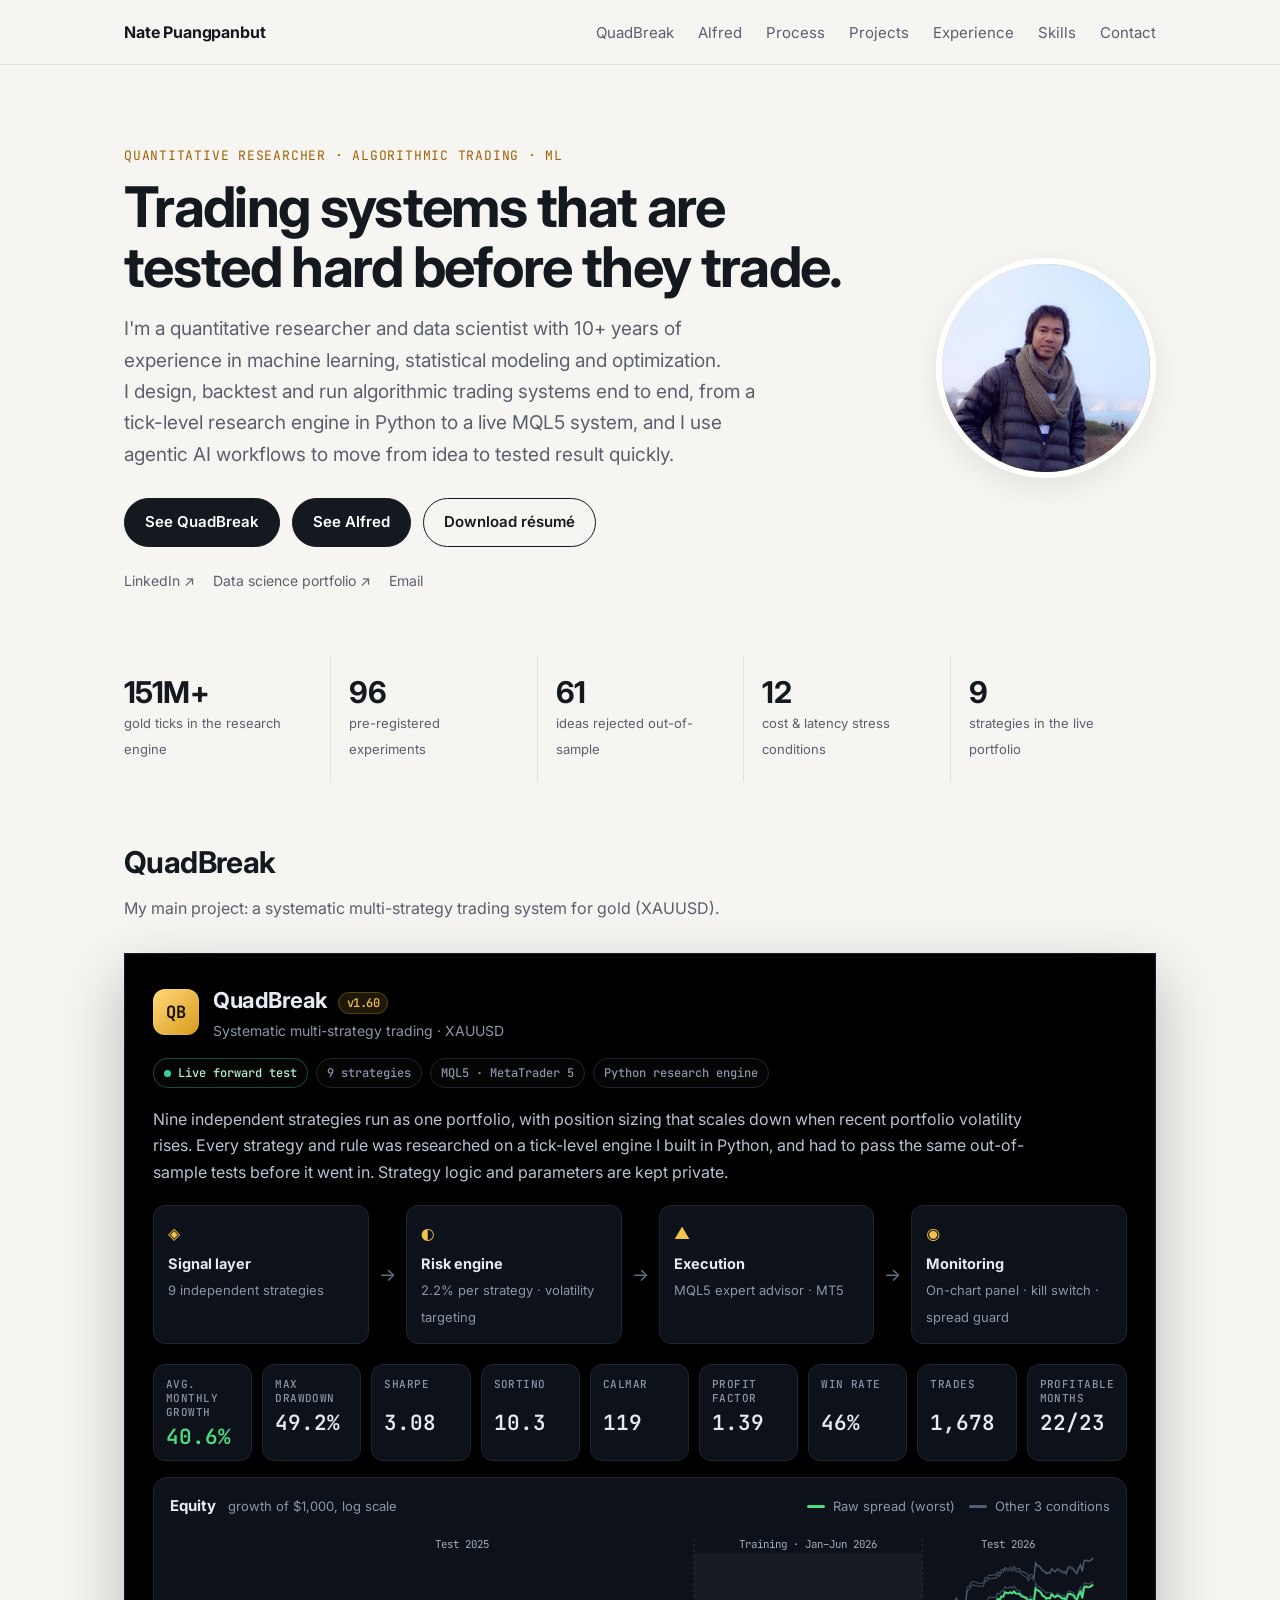
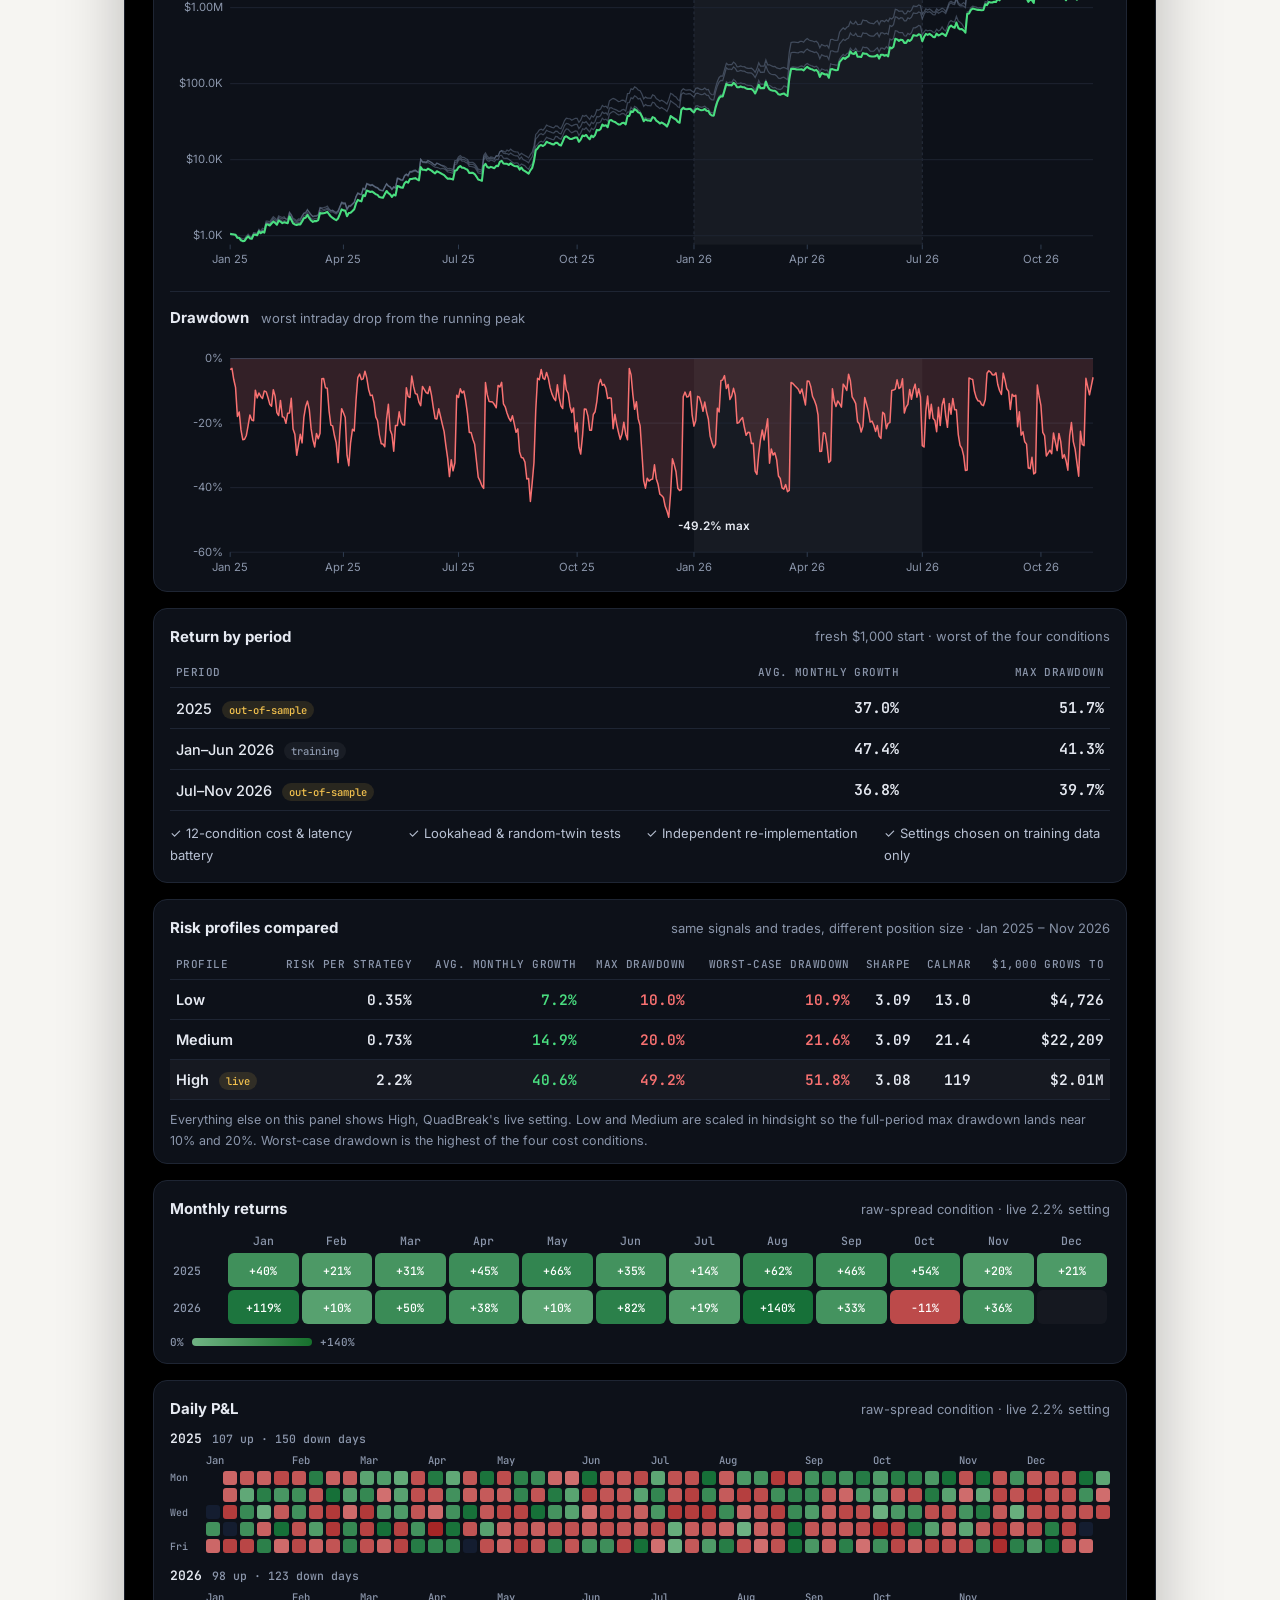
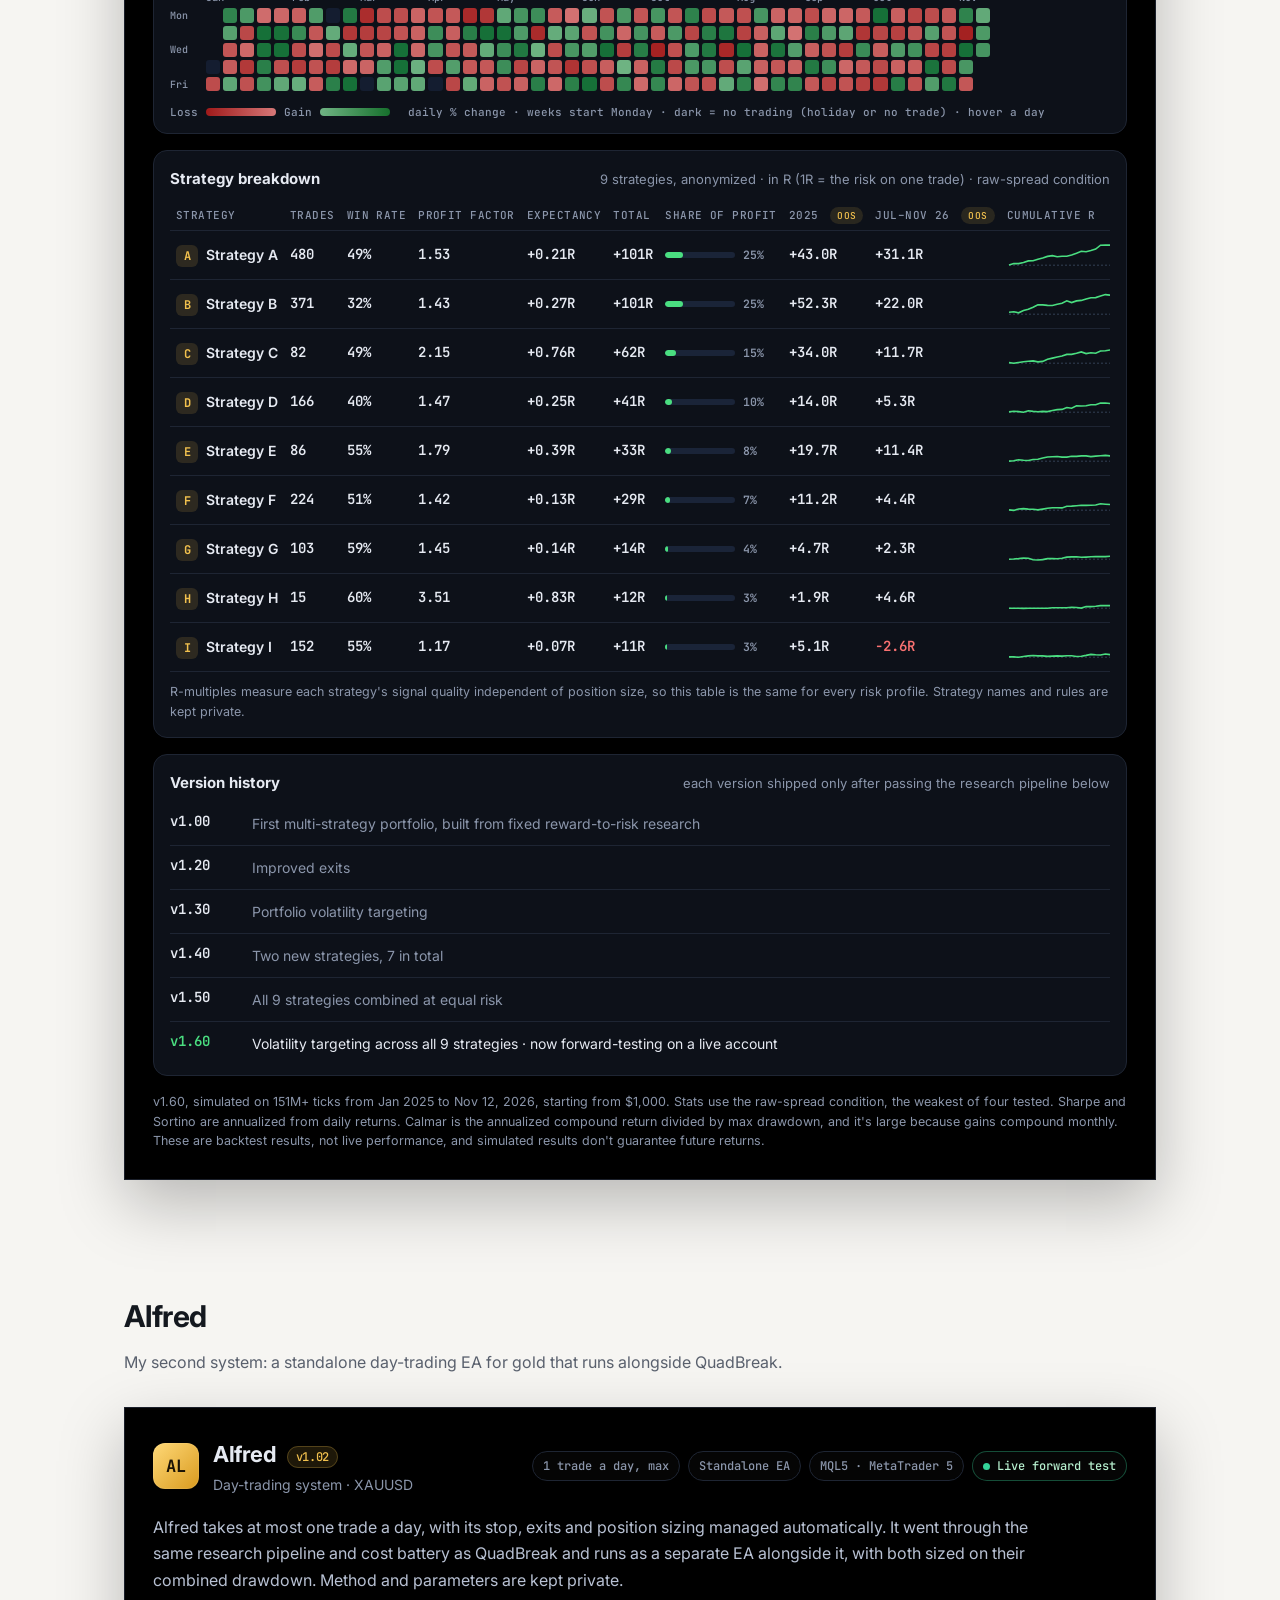
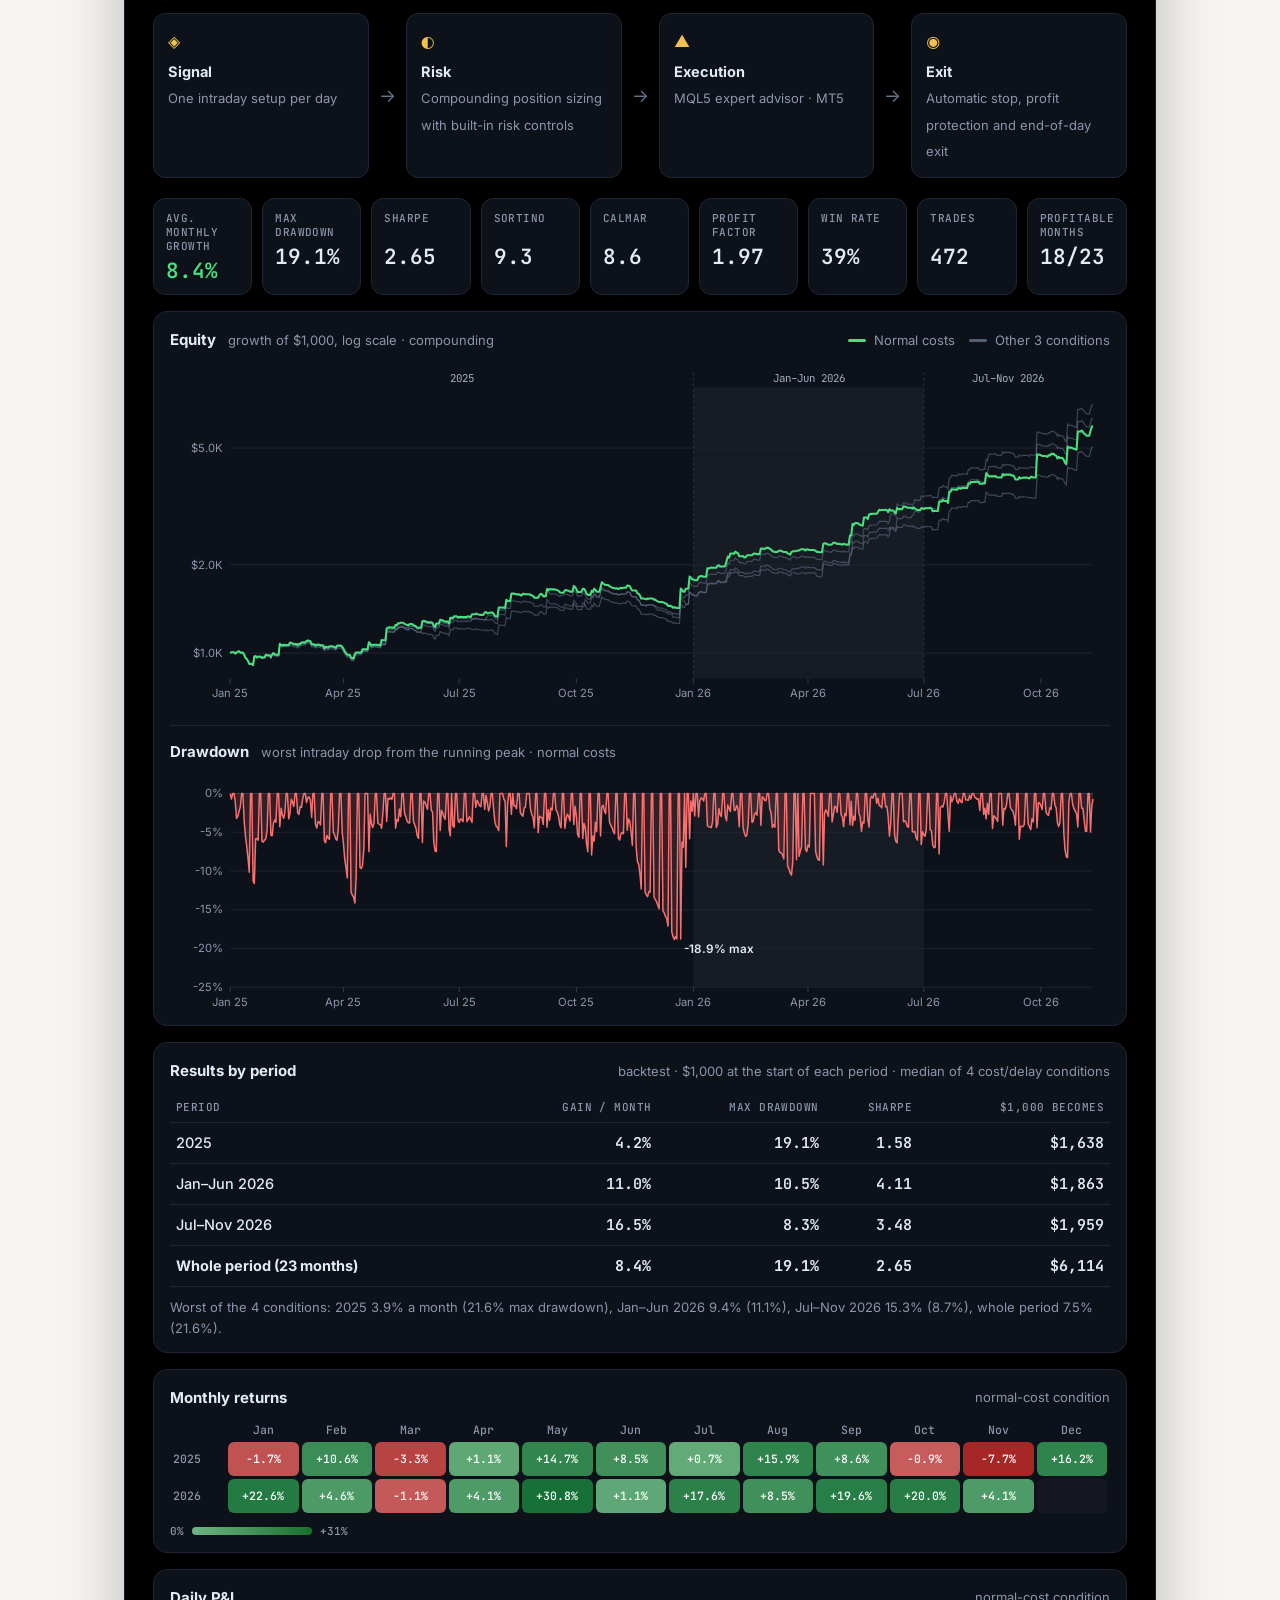
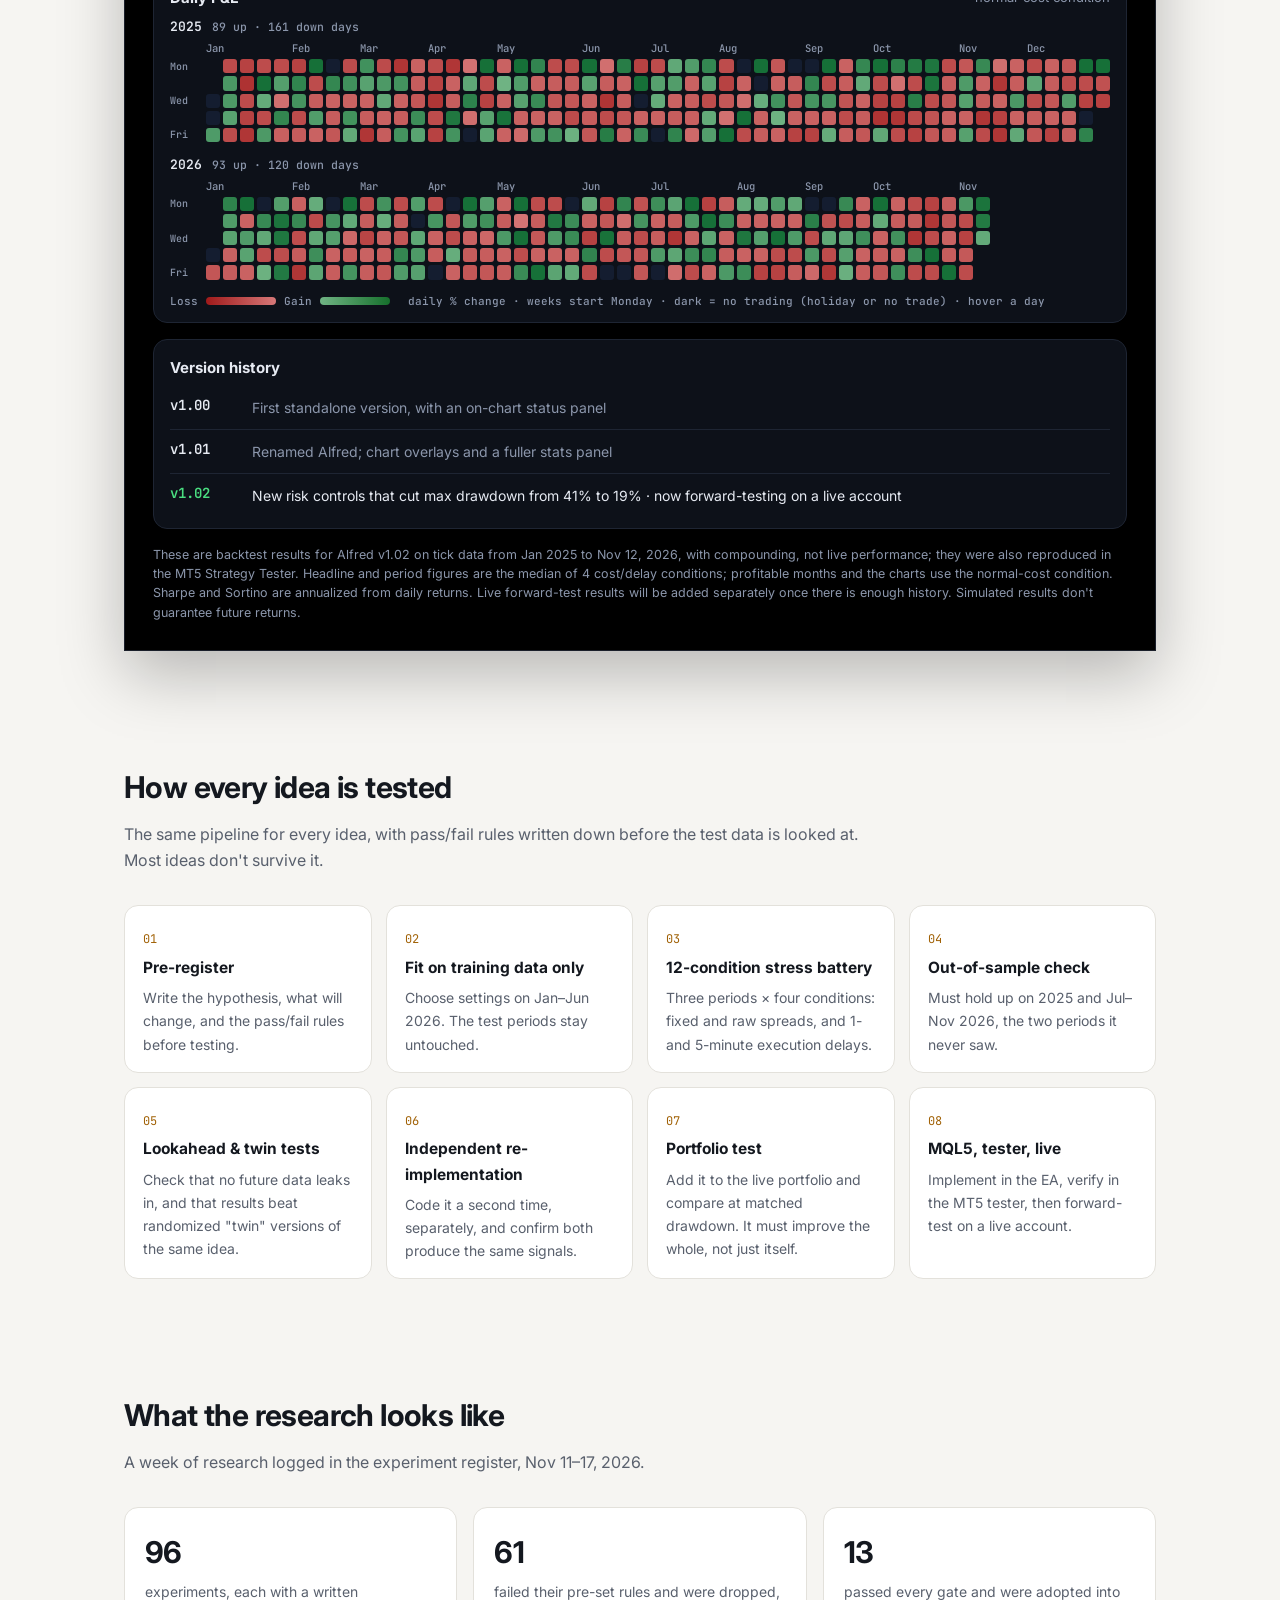
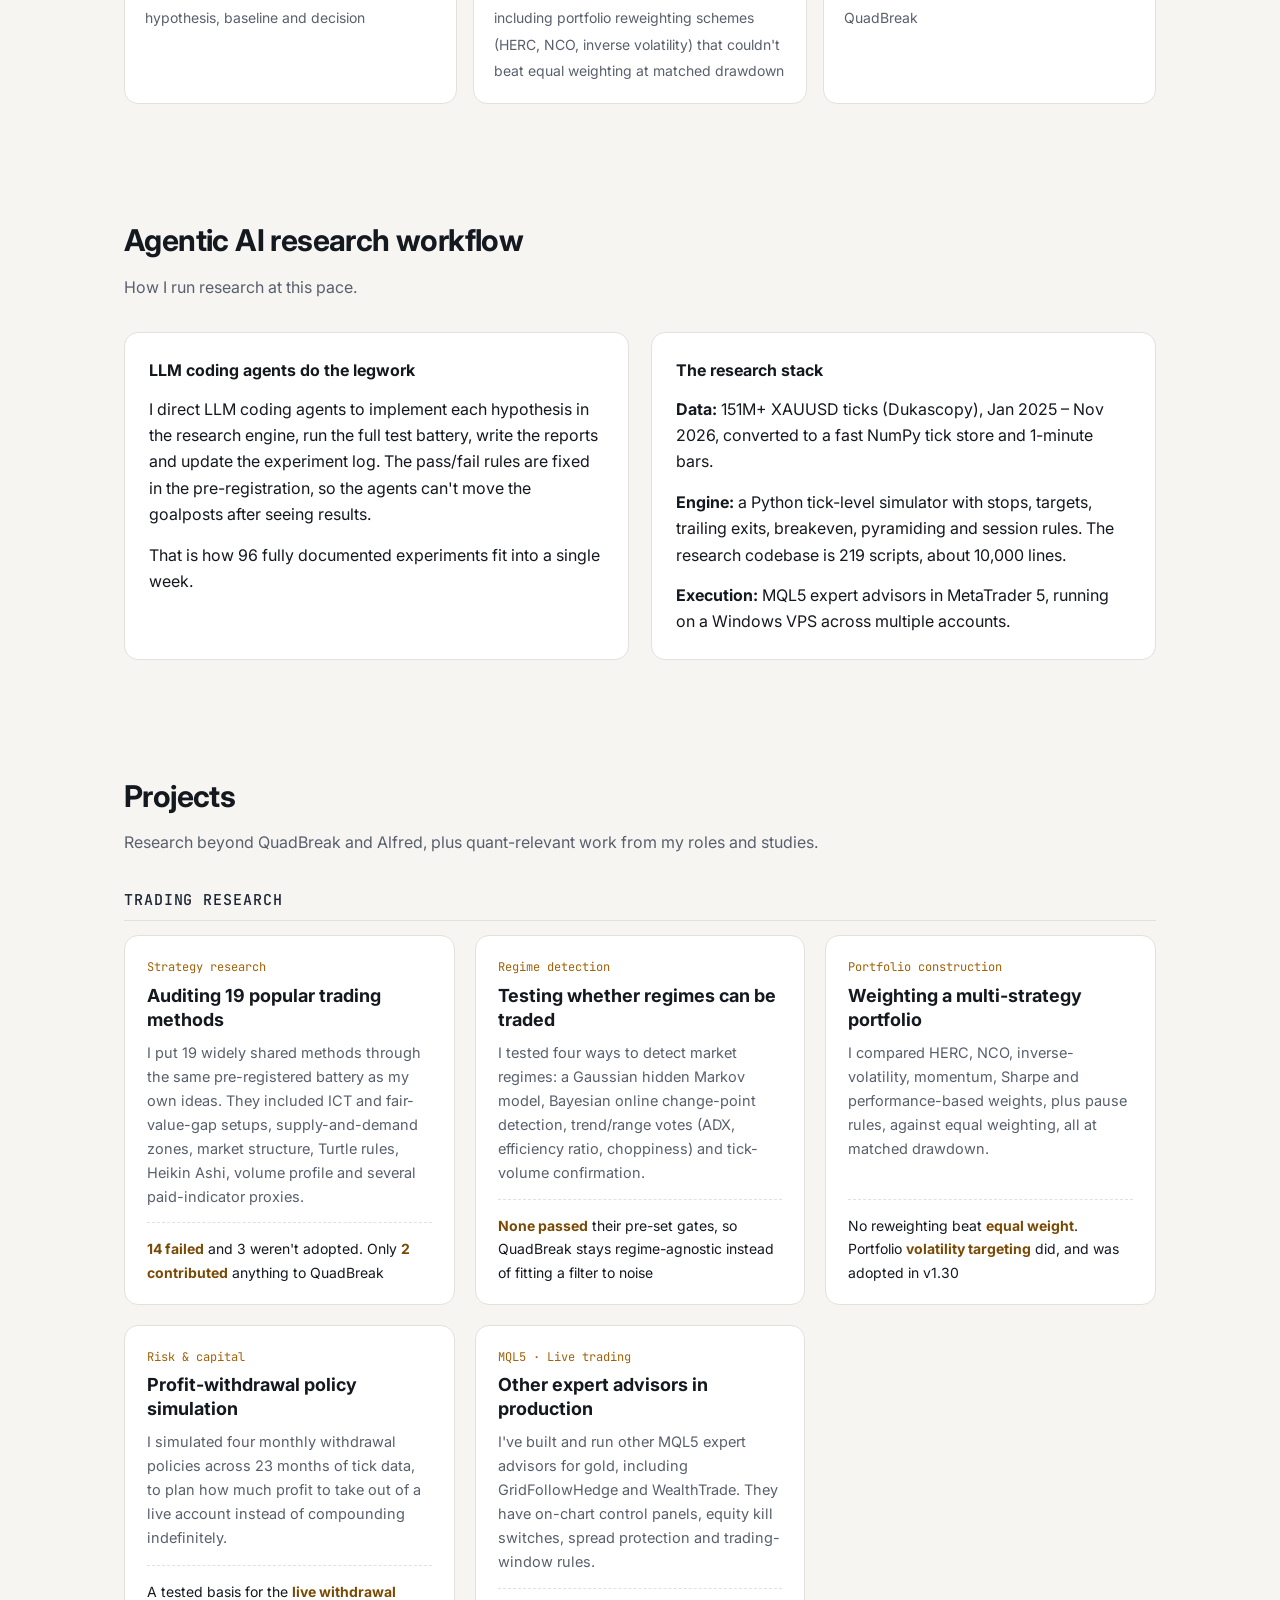
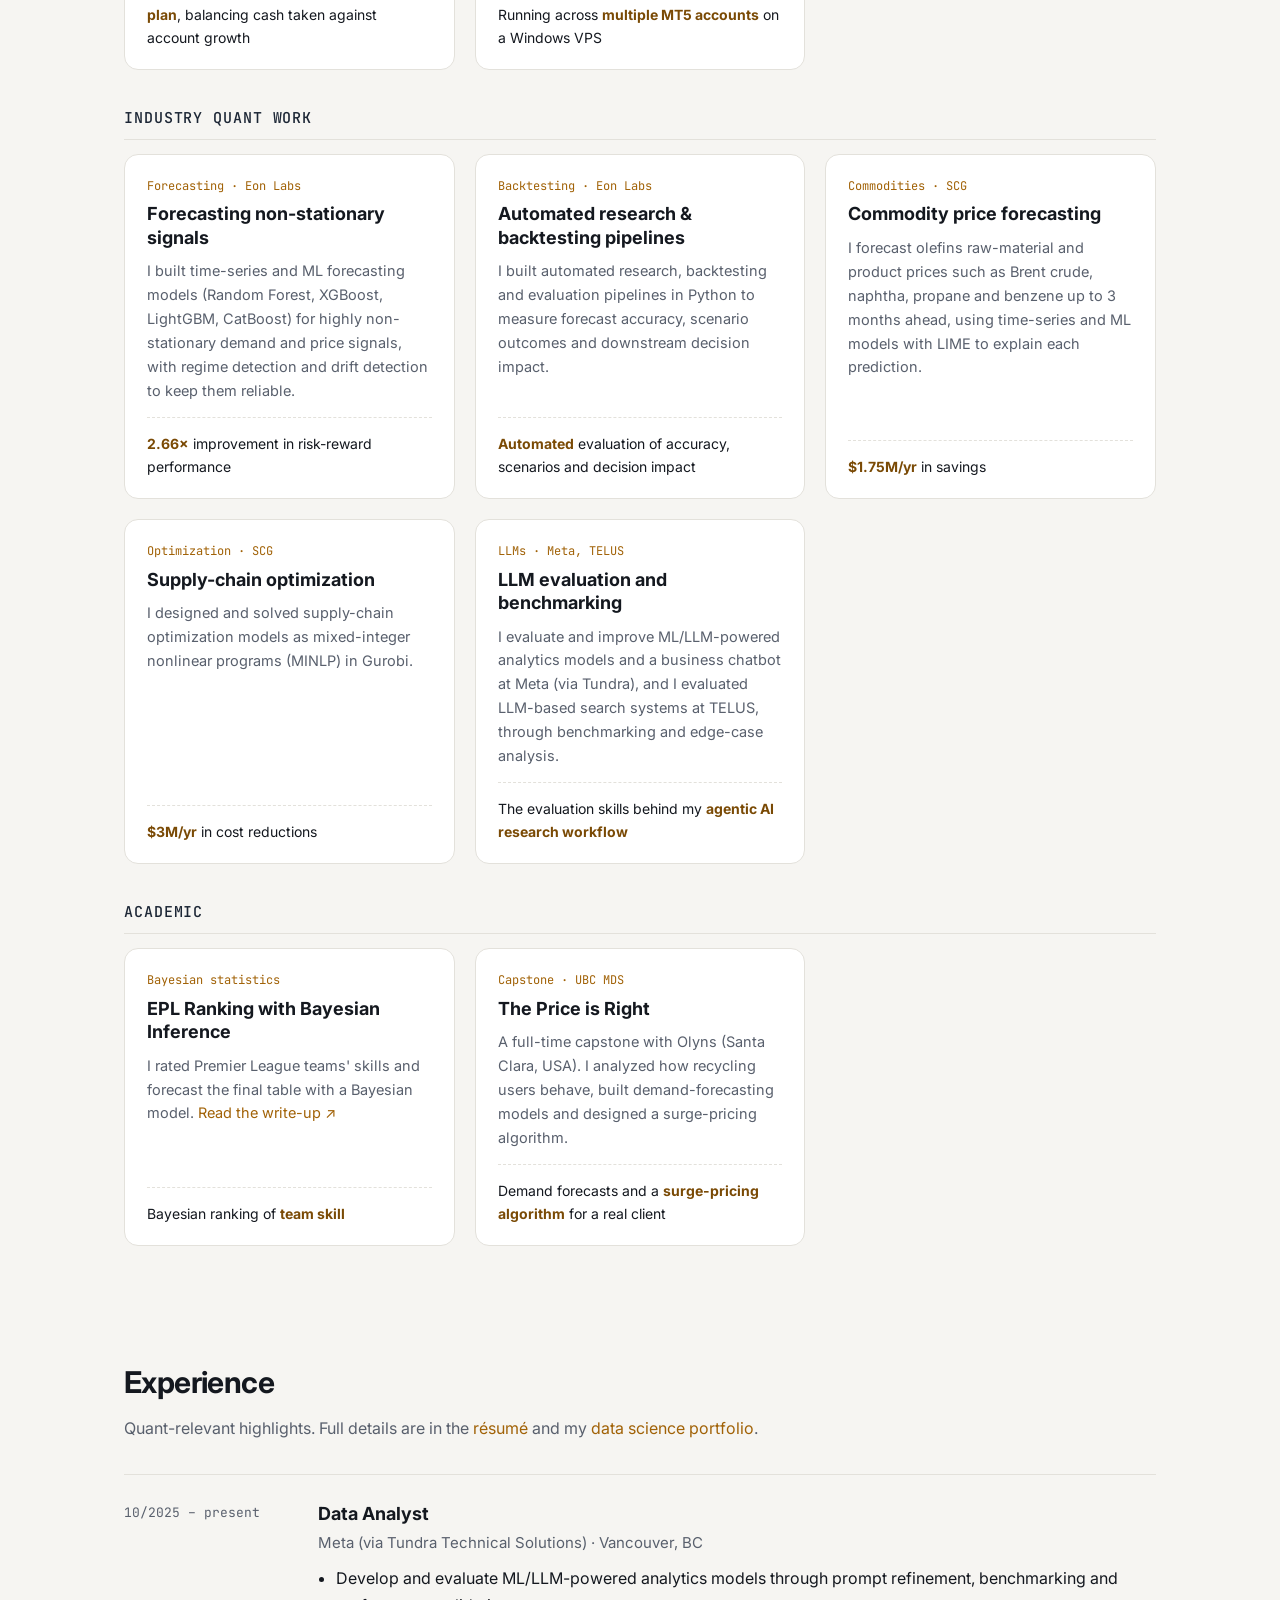
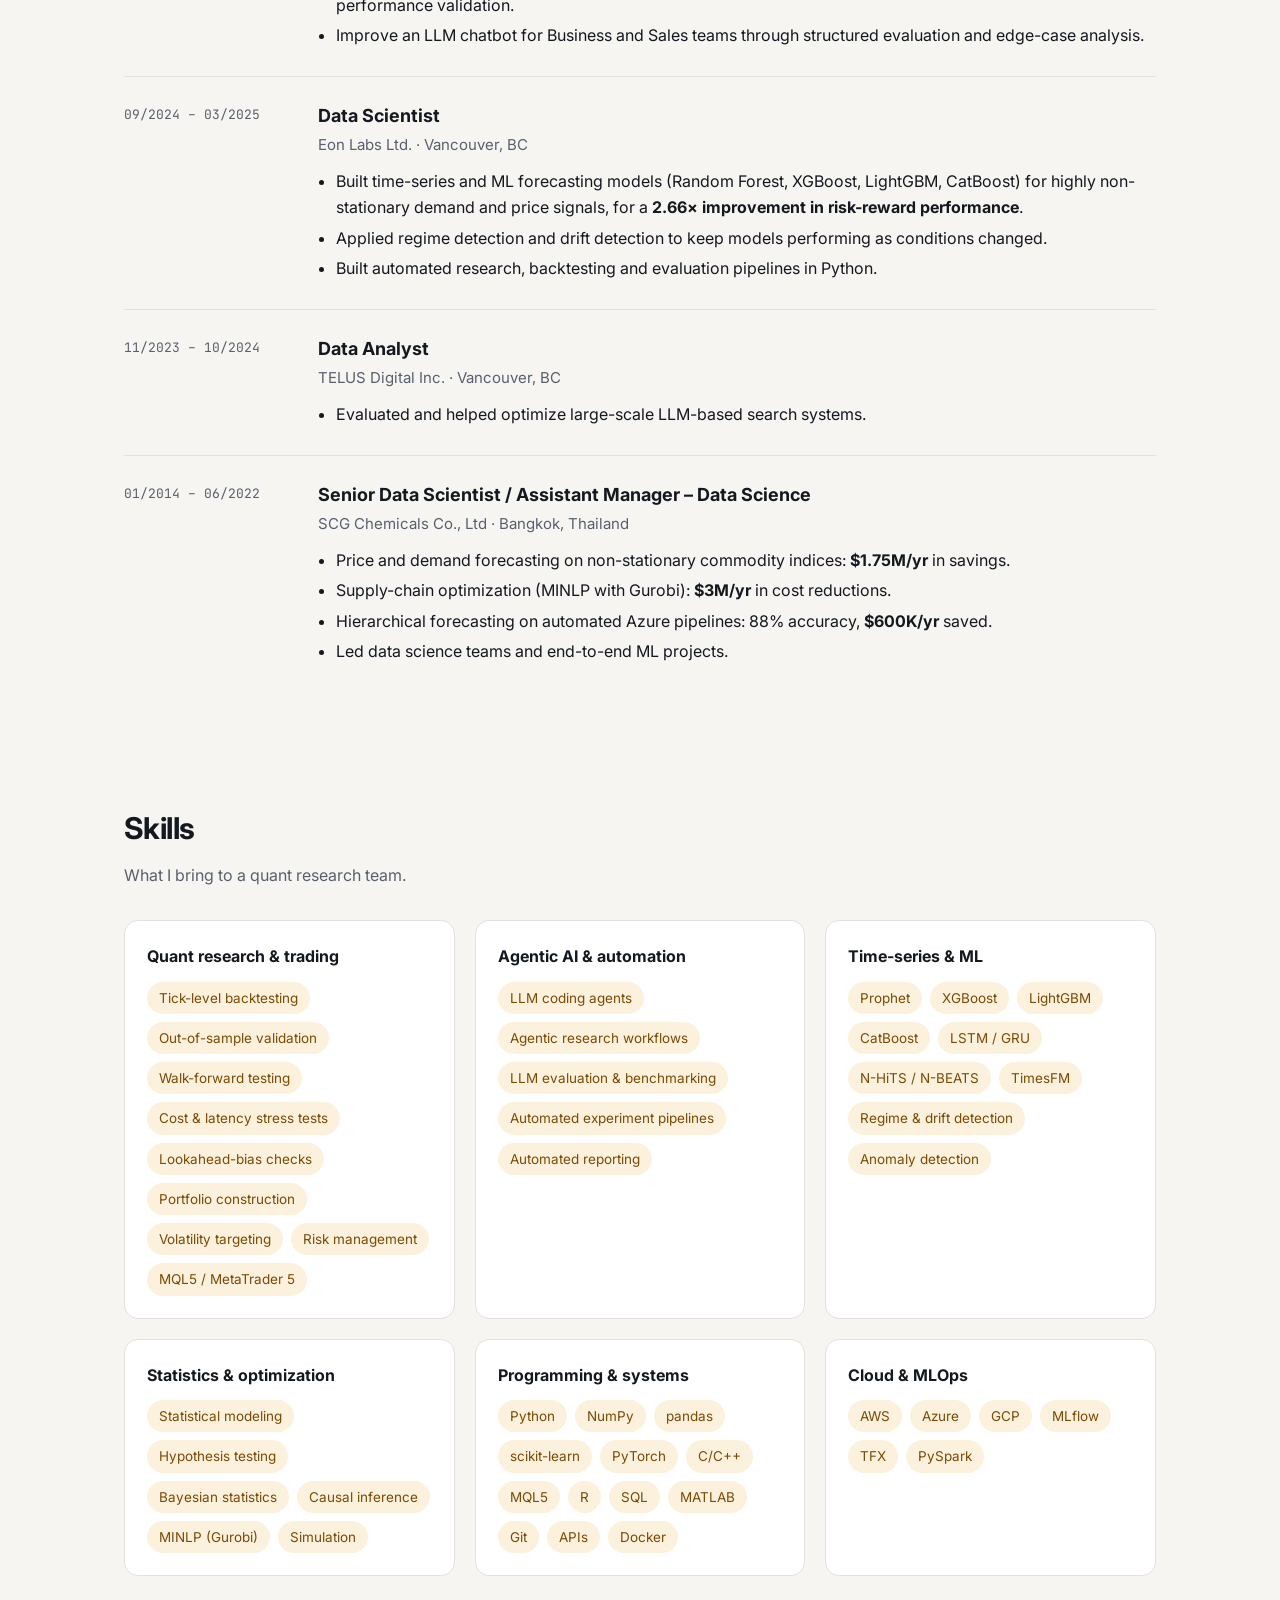
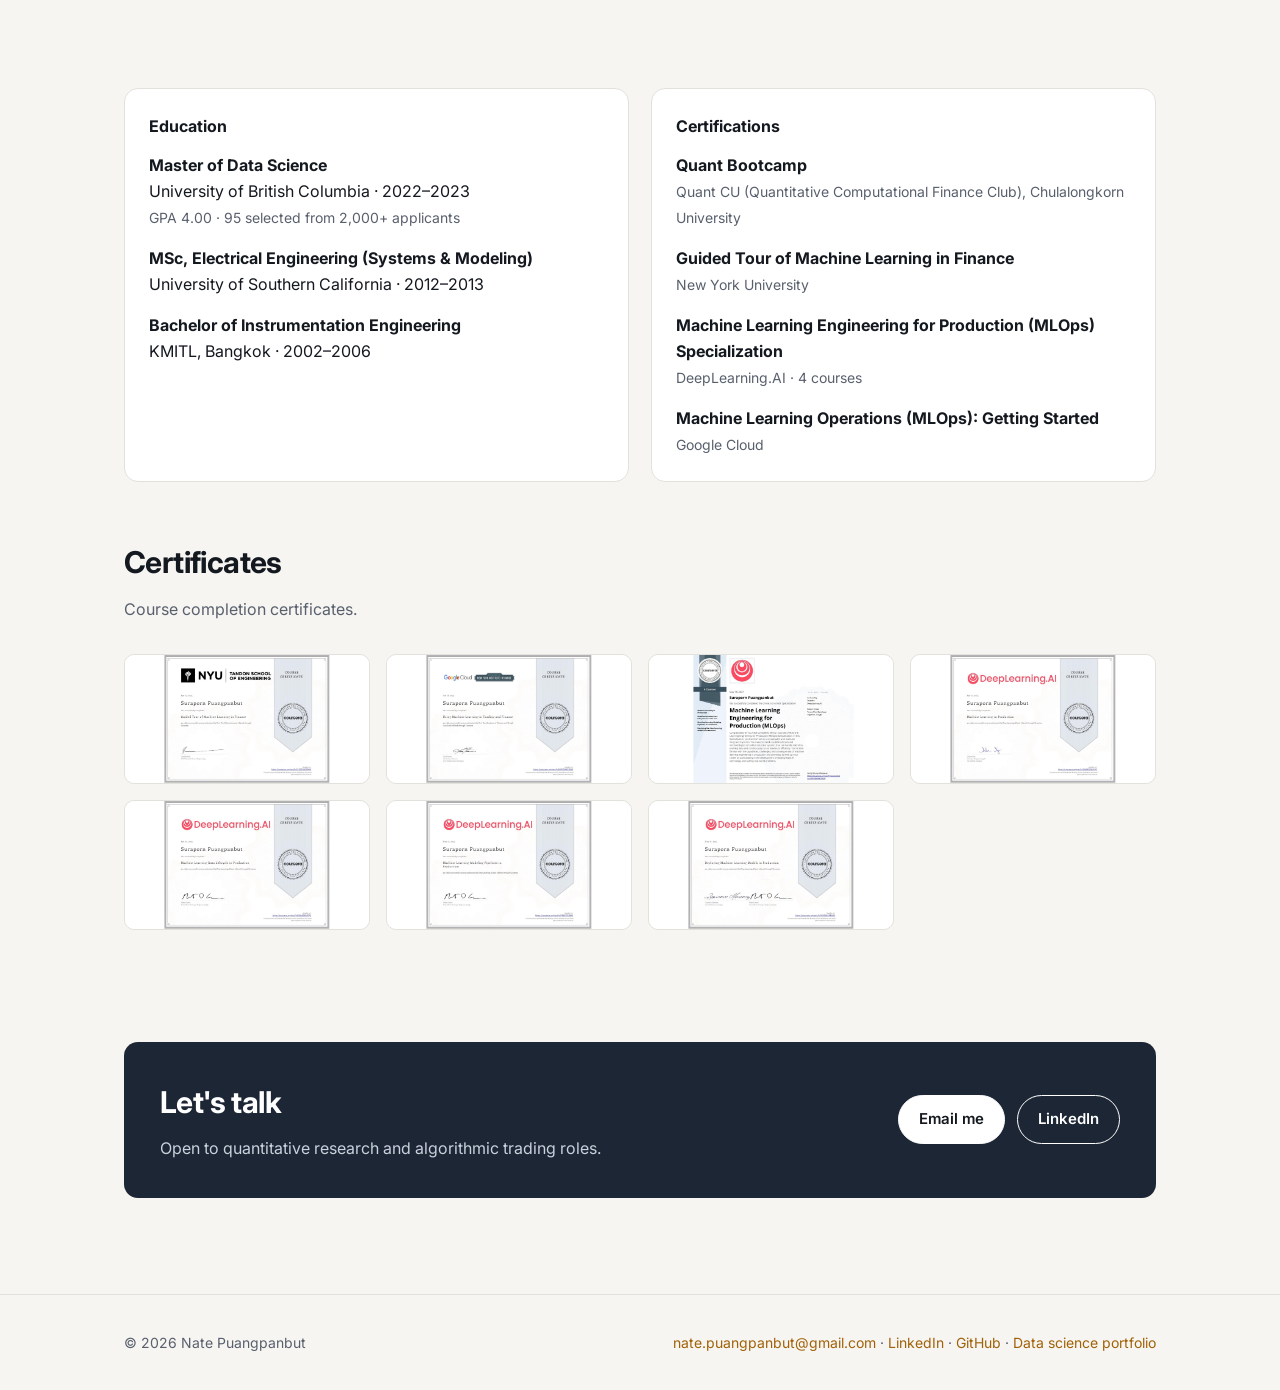
<file: index.html>
<!DOCTYPE html>
<html lang="en"><head><meta charset="utf-8">
<title>Nate Puangpanbut</title>
<meta http-equiv="refresh" content="0; url=home.html">
<link rel="canonical" href="https://suraporn.github.io/quant/home.html">
<script>location.replace('home.html'+location.search+location.hash)</script>
</head><body><p><a href="home.html">Continue to the site →</a></p></body></html>
</file>
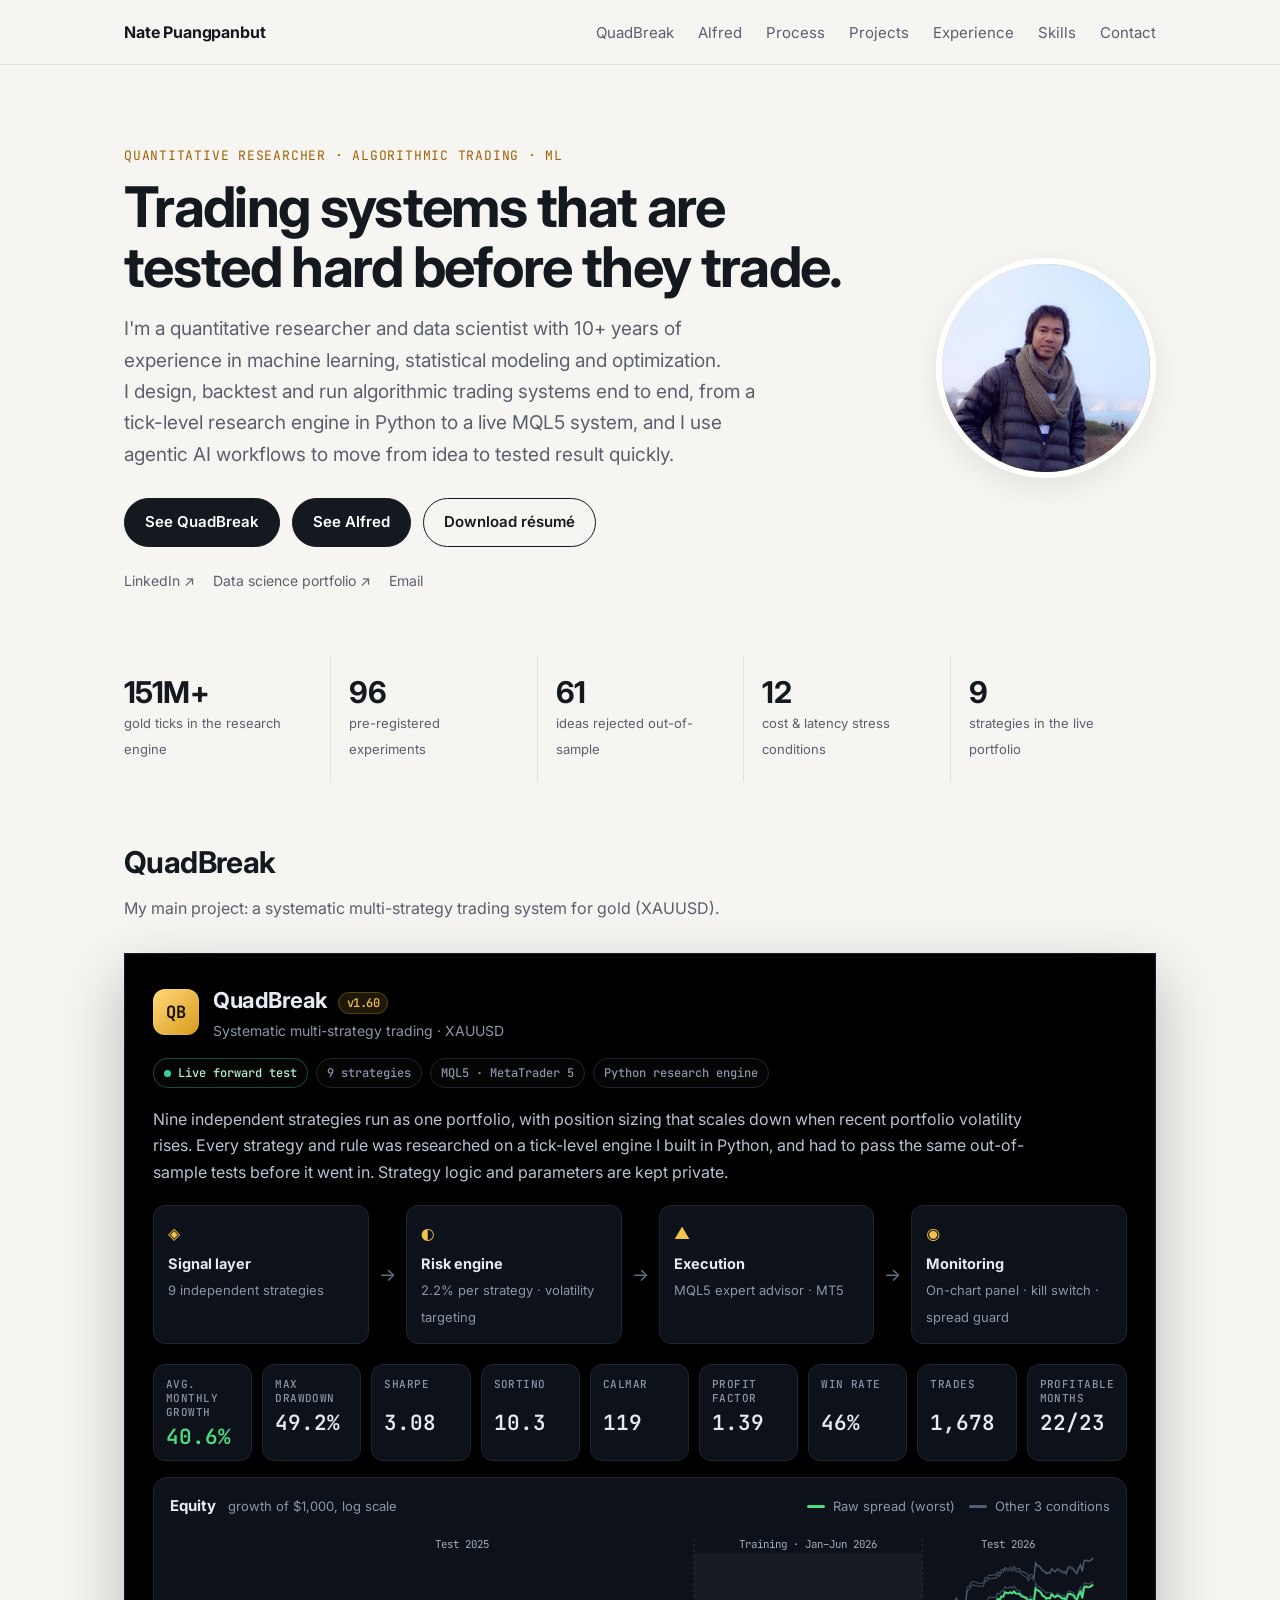
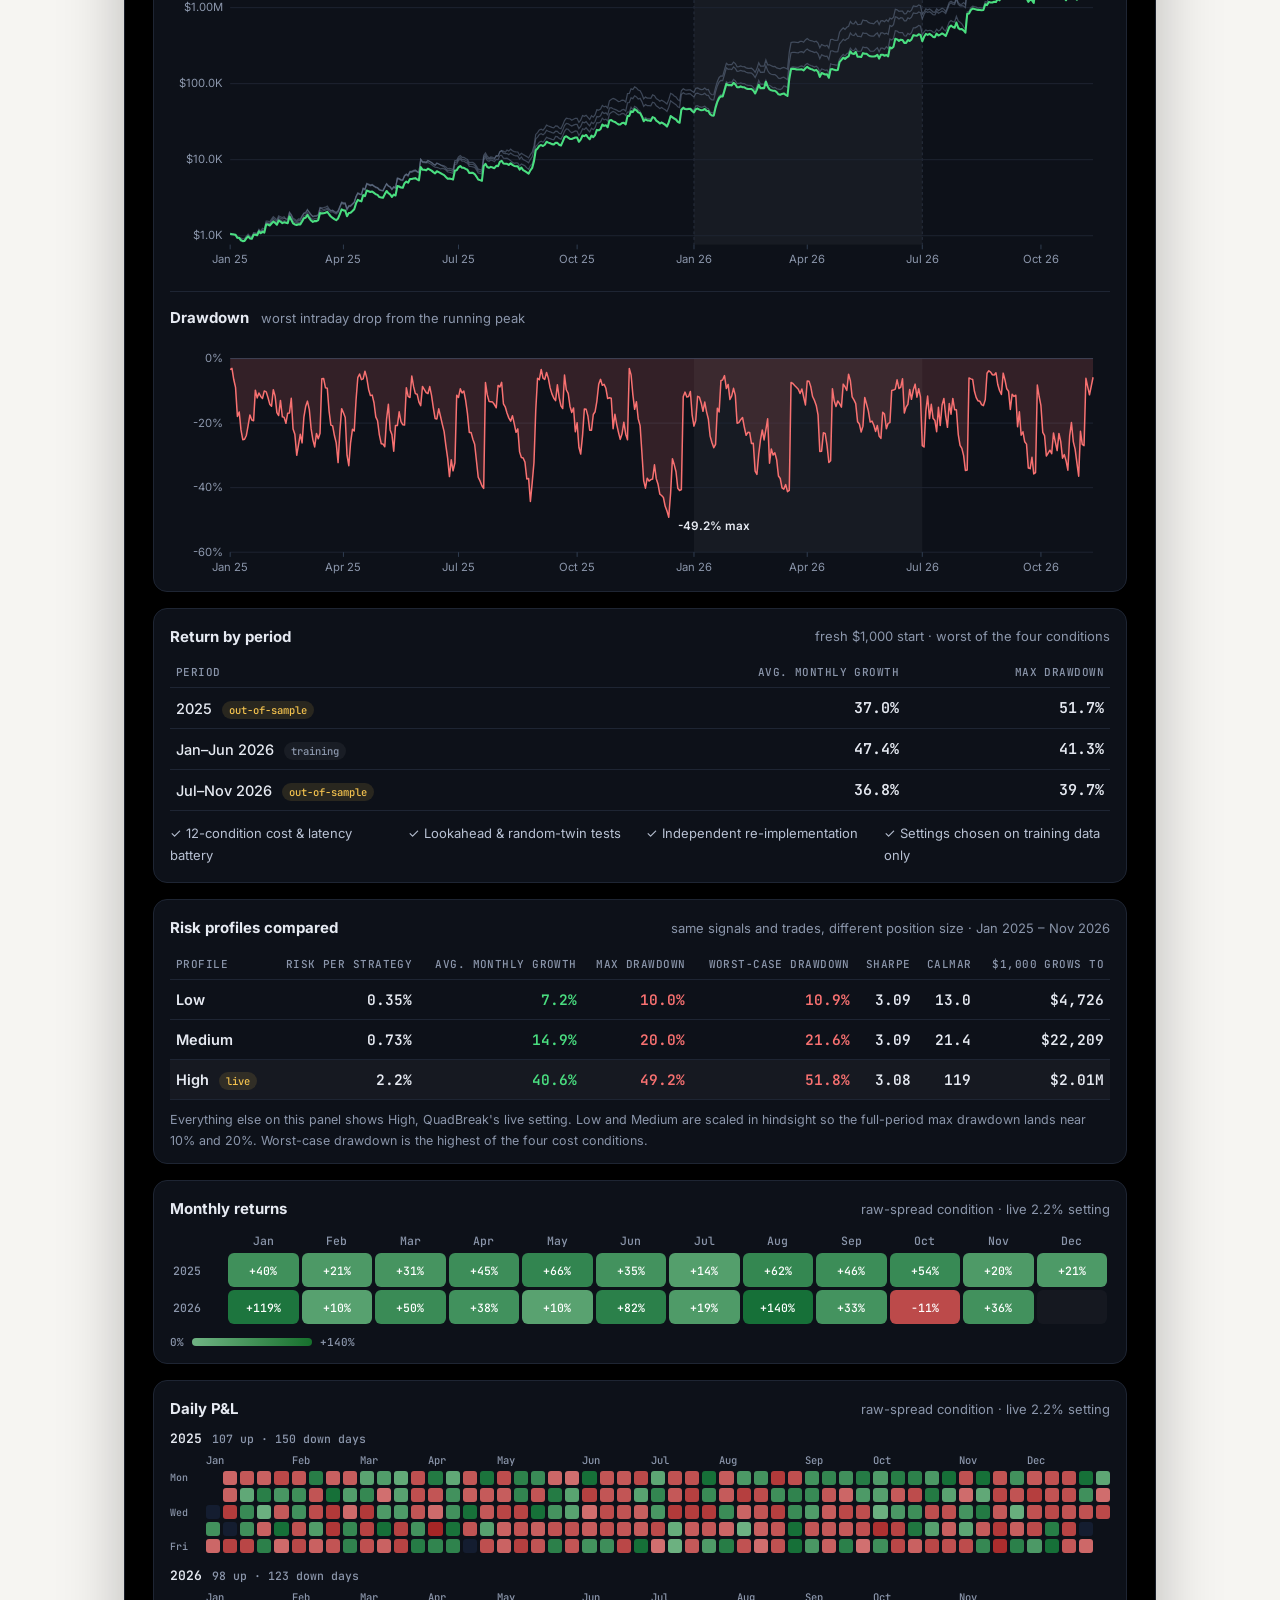
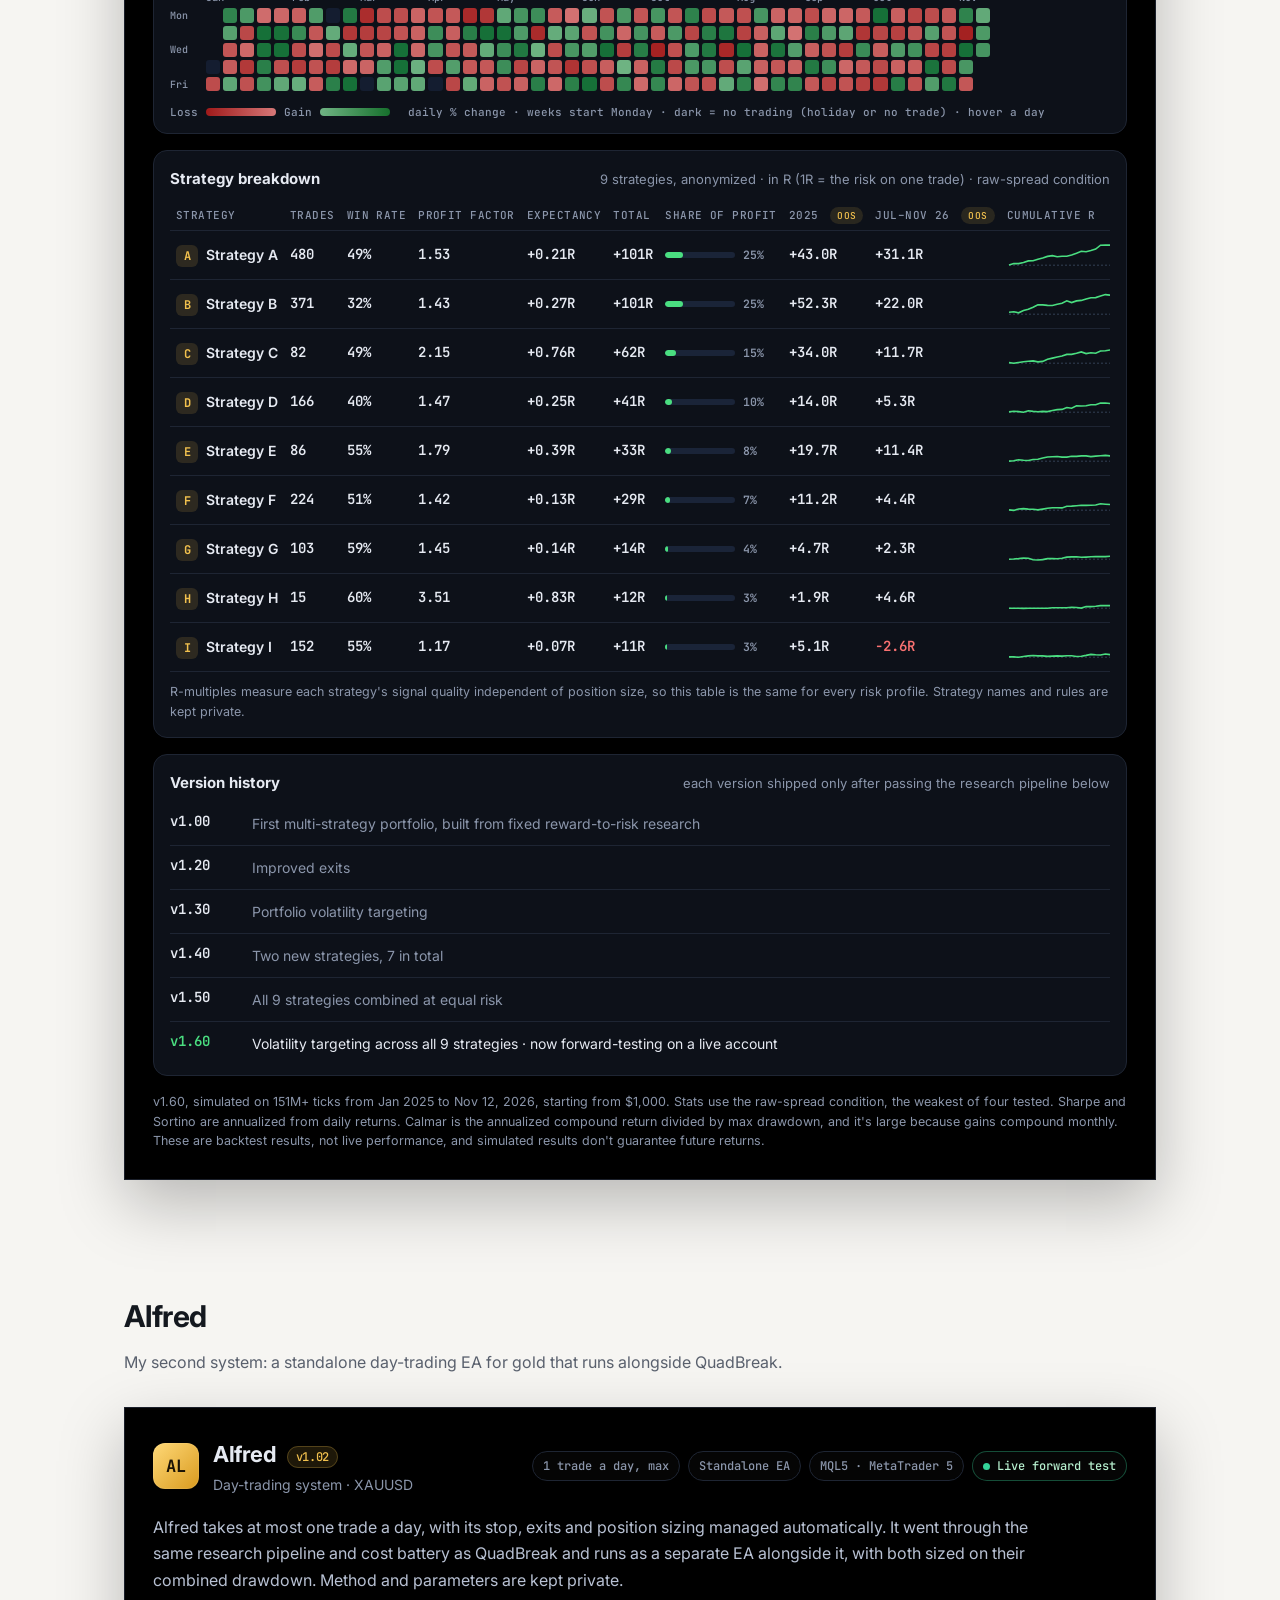
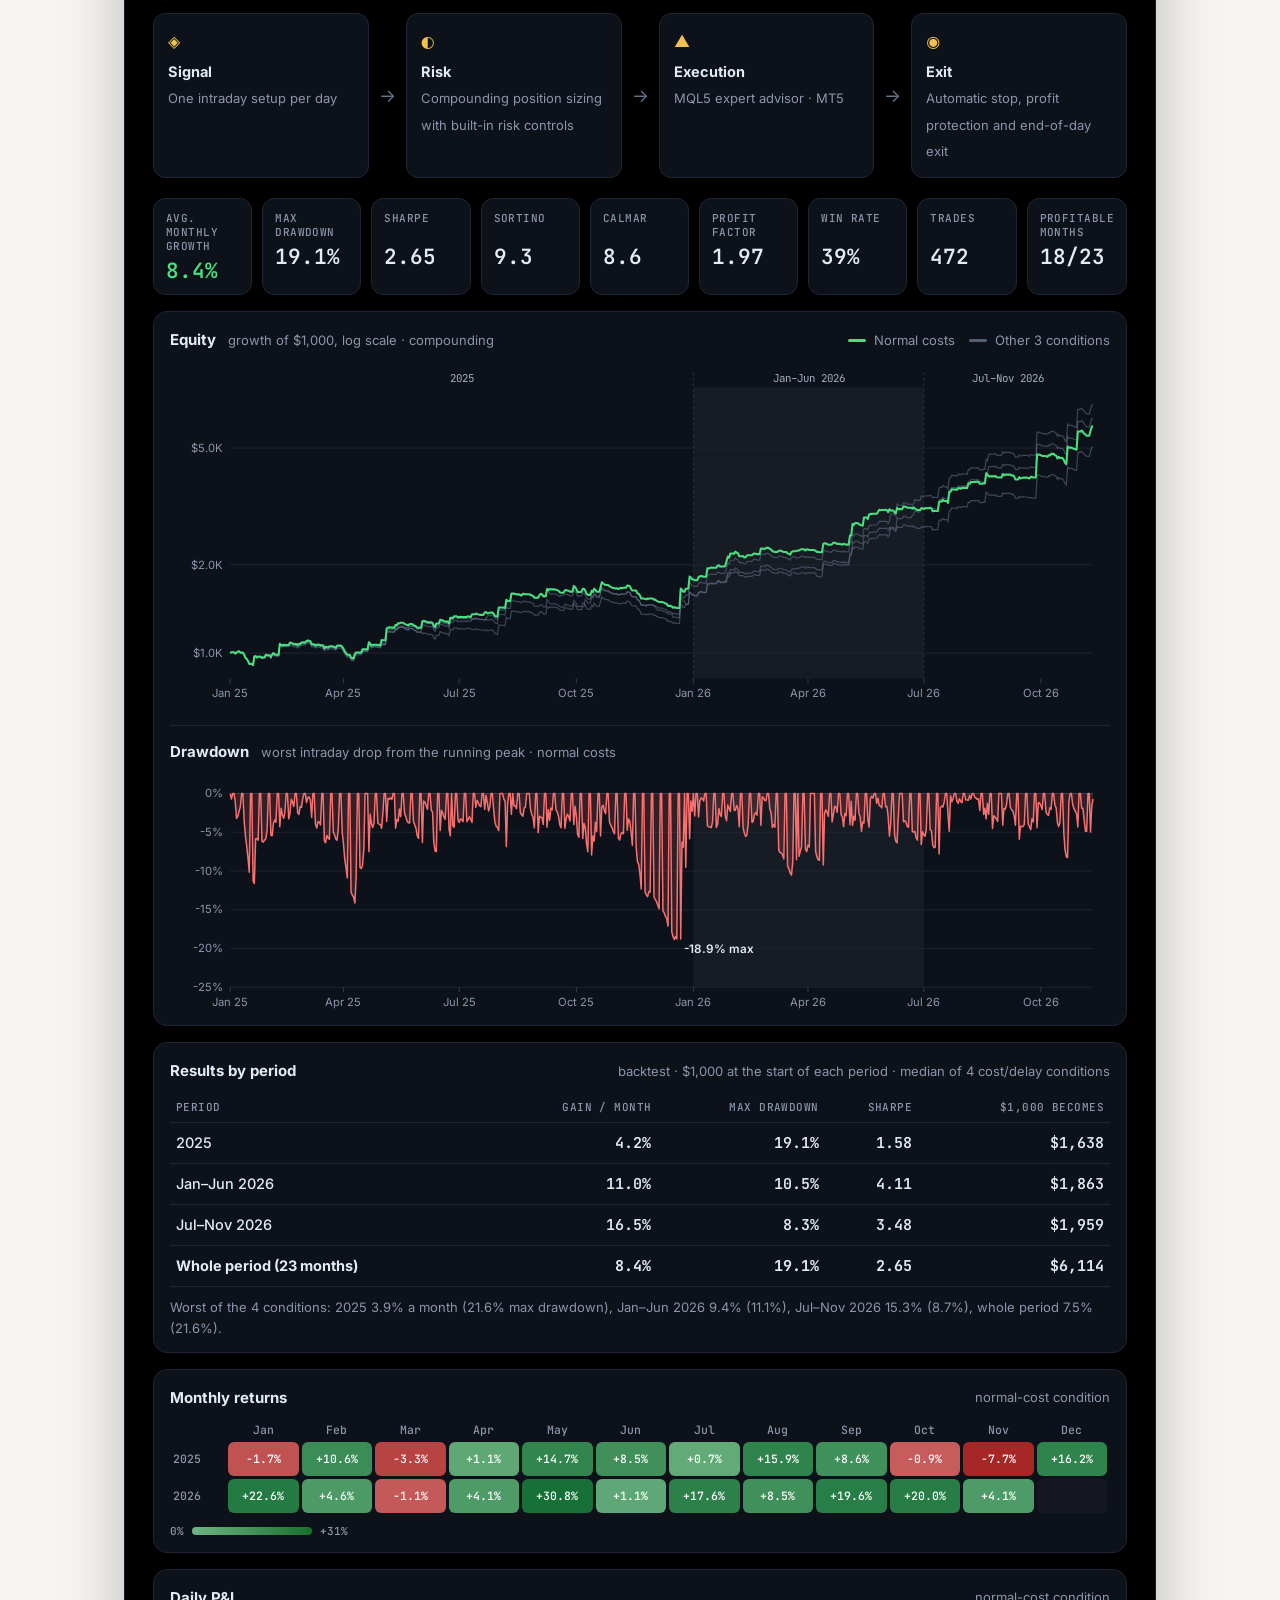
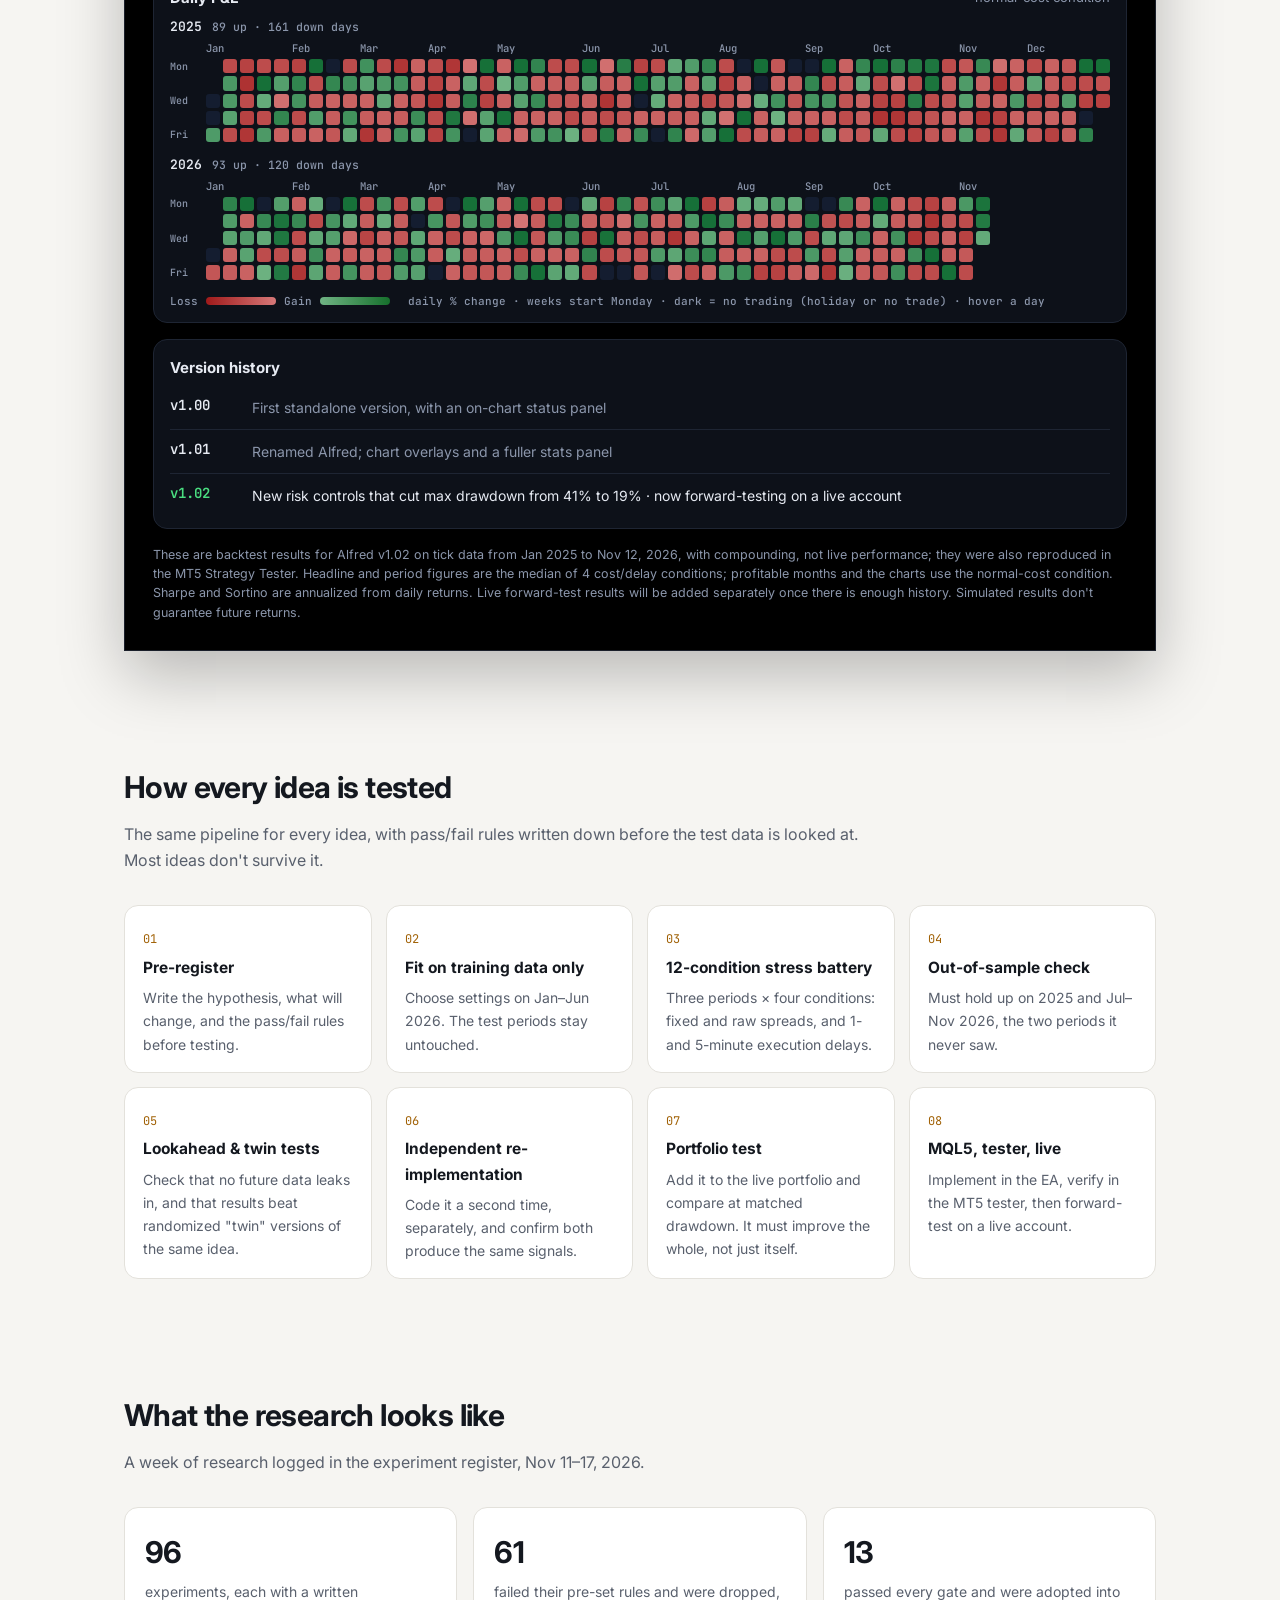
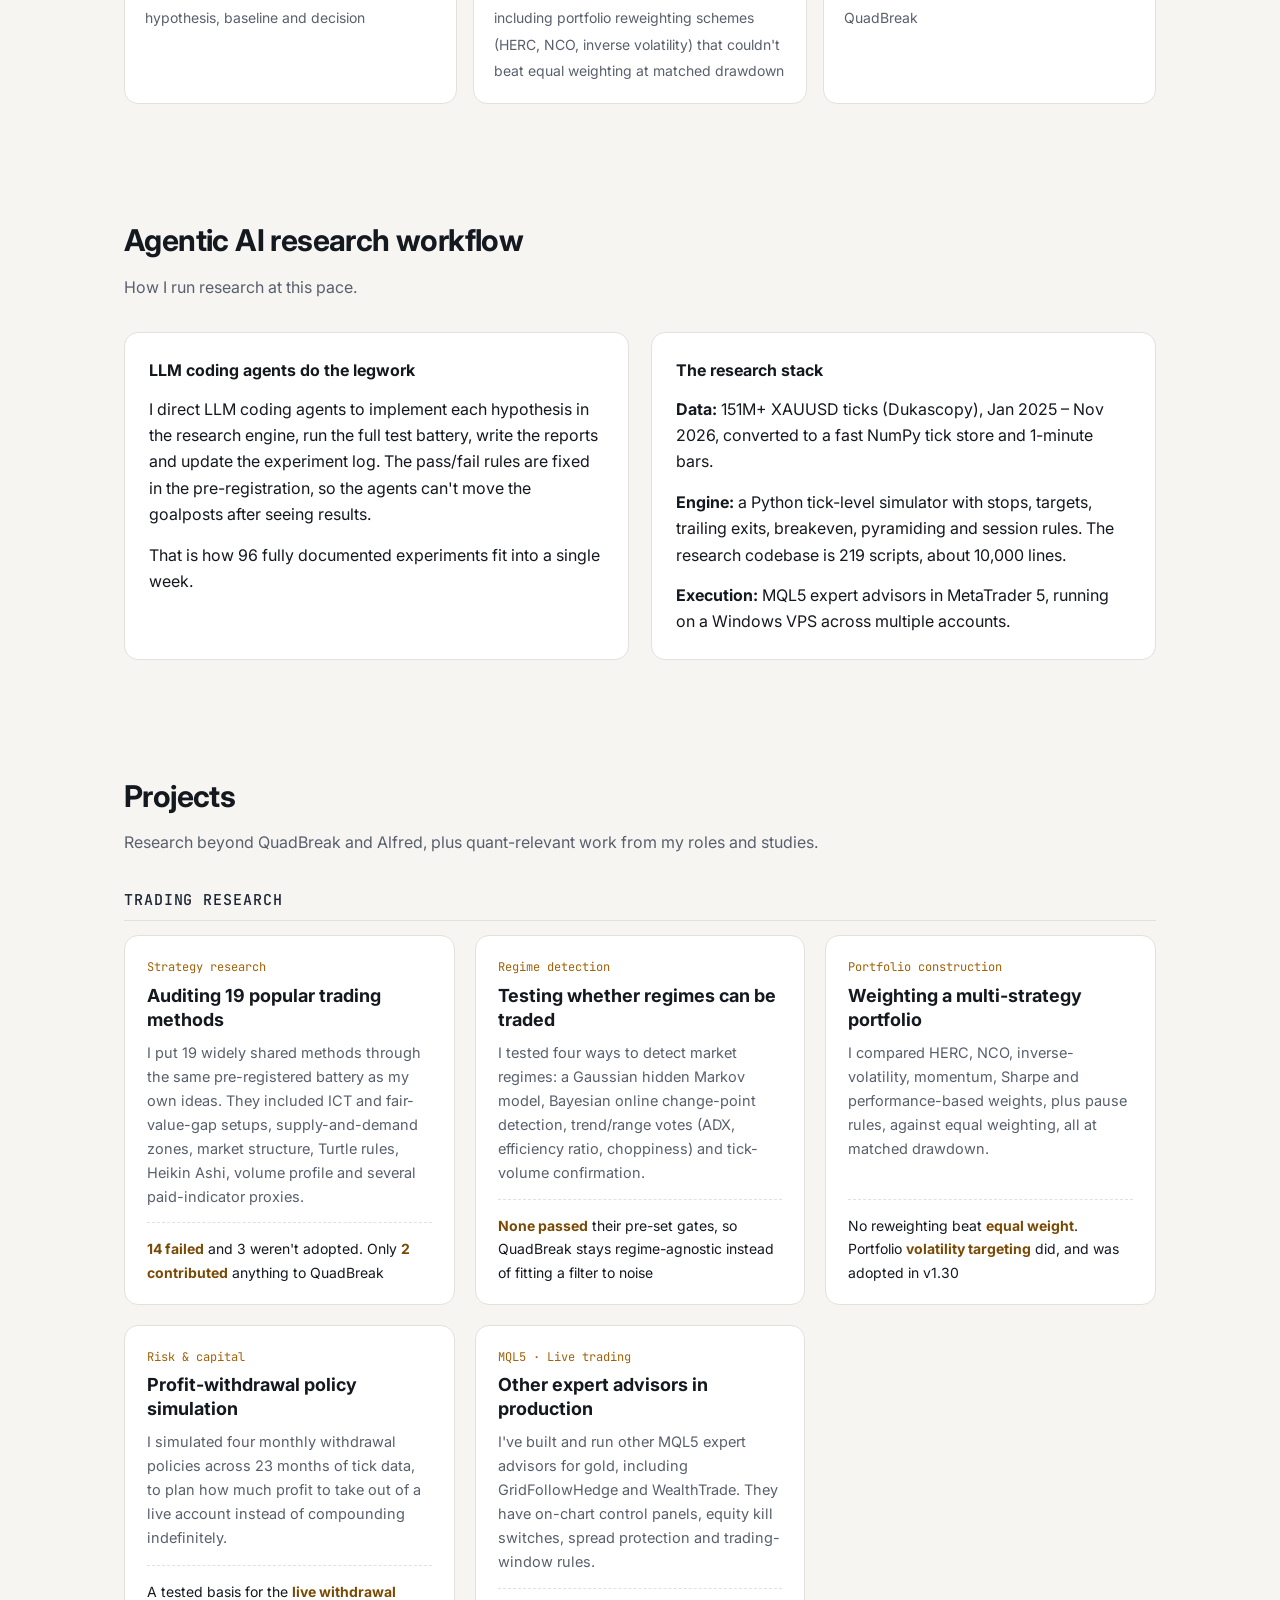
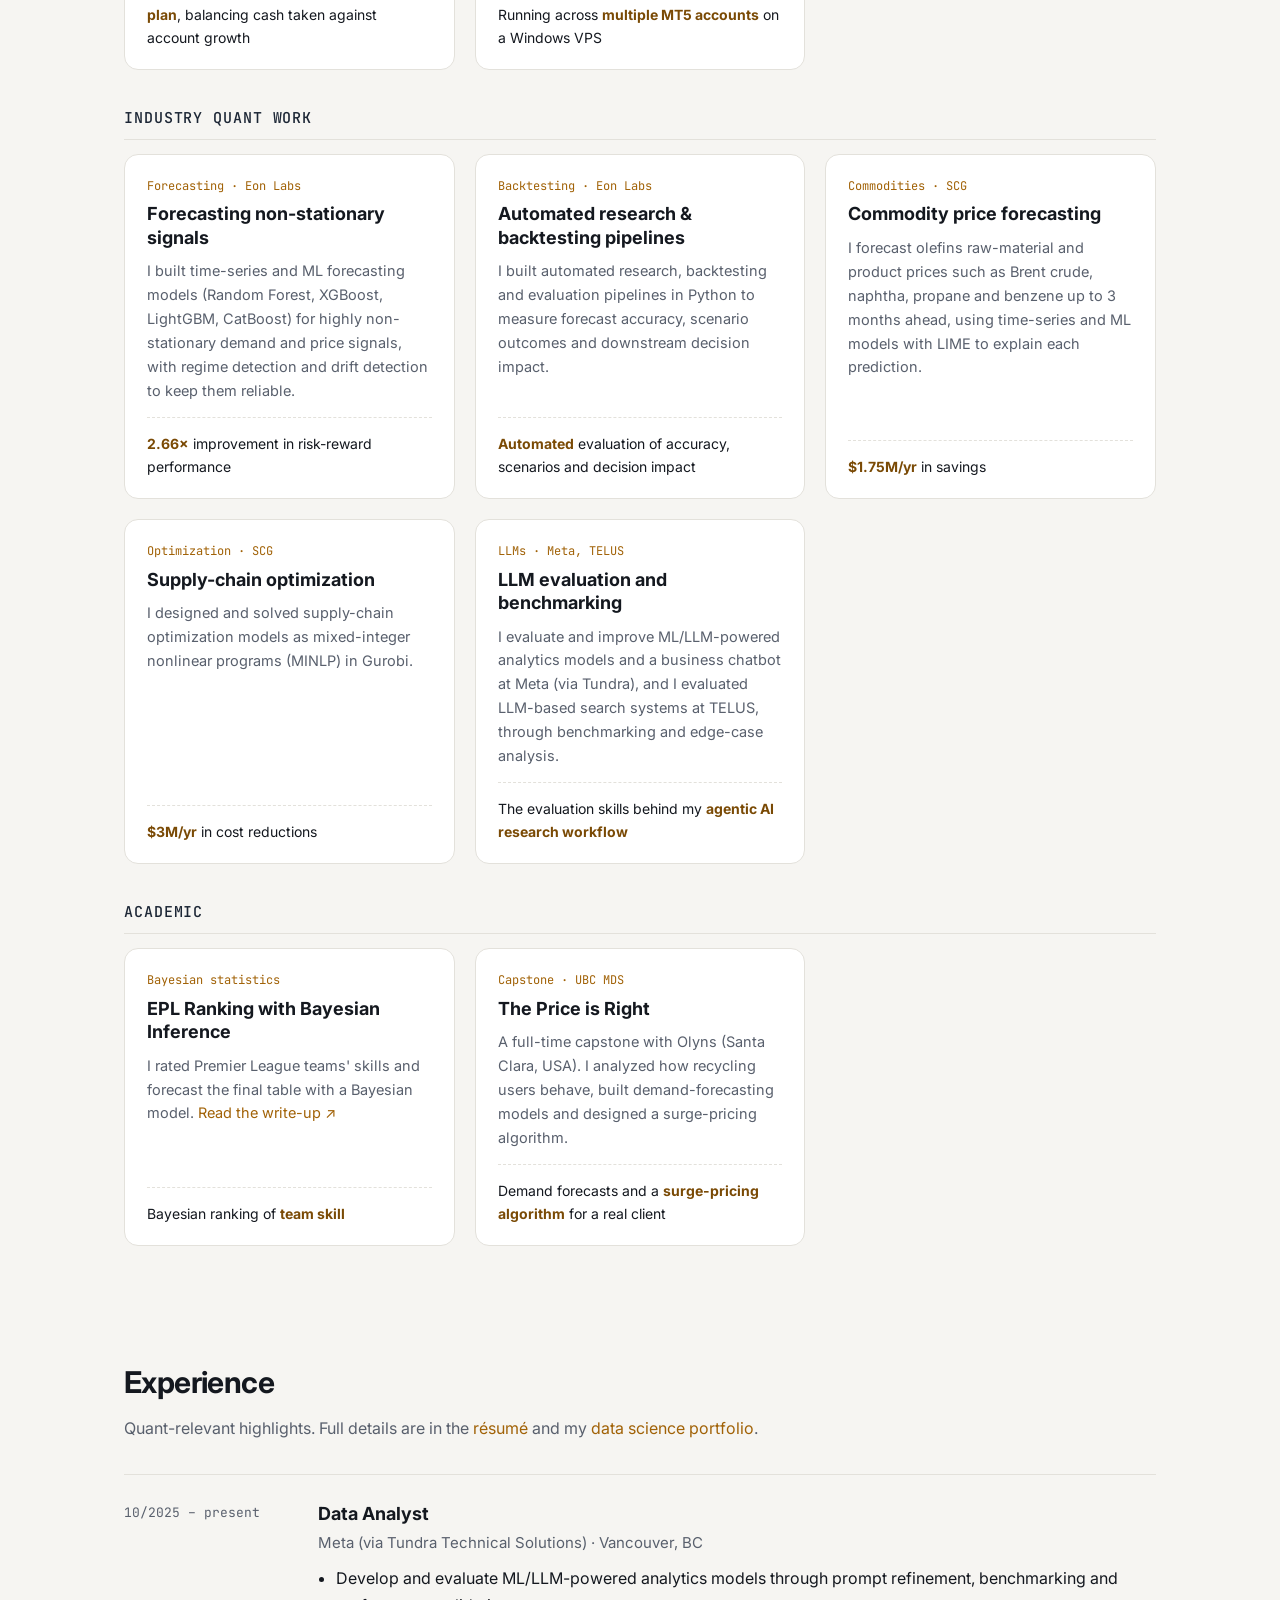
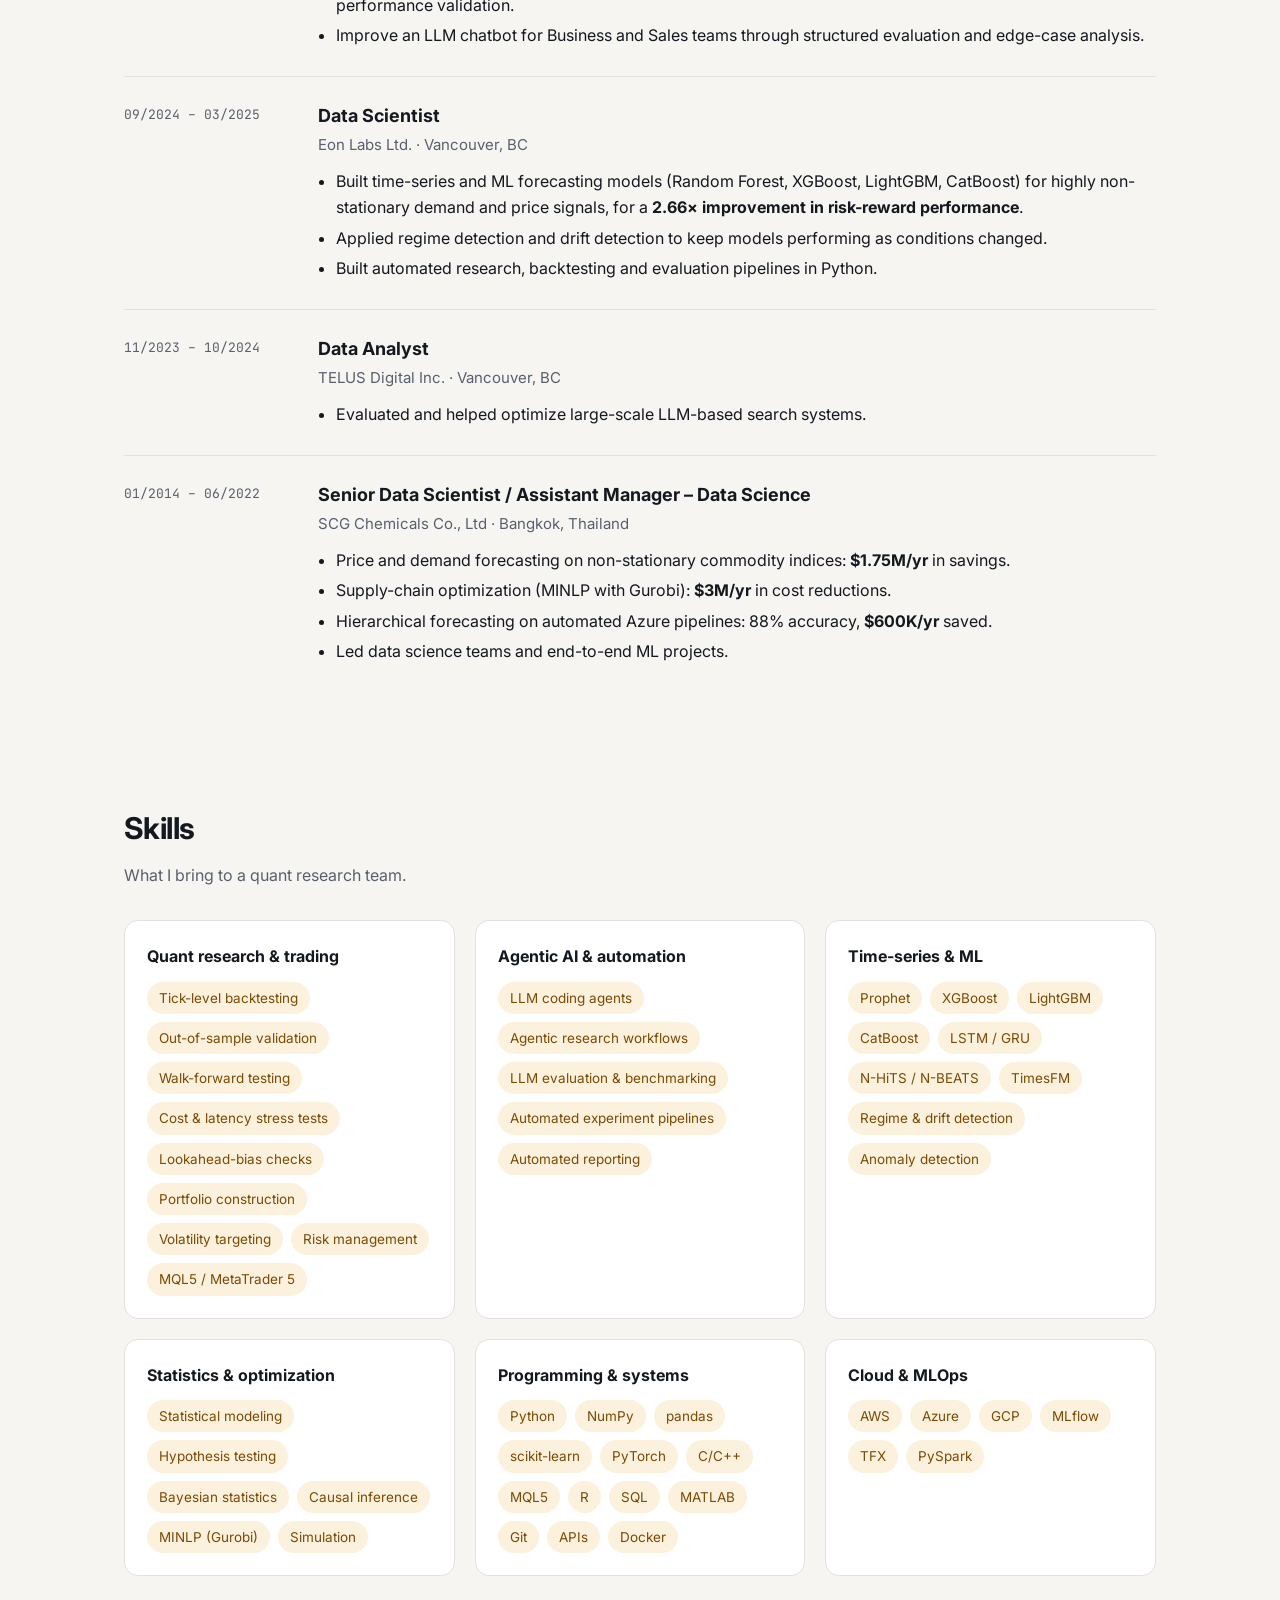
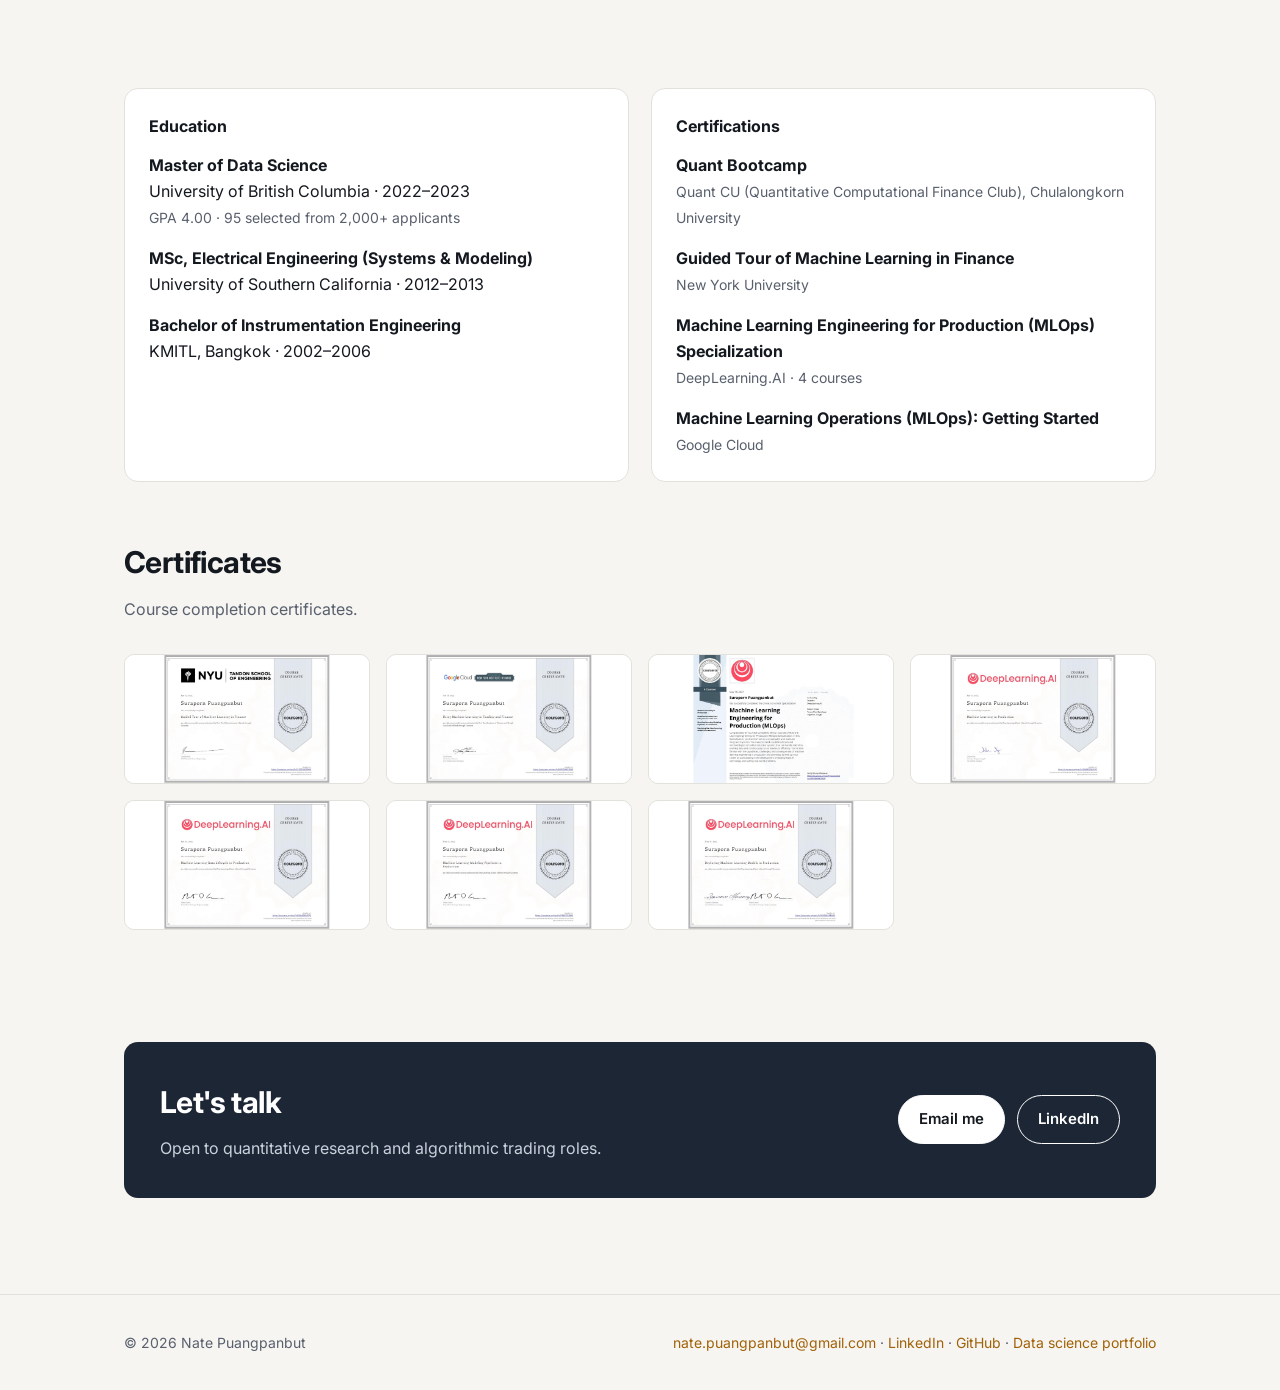
<file: home.html>
<!DOCTYPE html>
<html lang="en">
<head>
<meta charset="utf-8">
<meta name="viewport" content="width=device-width, initial-scale=1">
<title>Nate Puangpanbut | Quantitative Researcher</title>
<meta name="description" content="Quantitative researcher building and validating algorithmic trading systems: QuadBreak, a multi-strategy XAUUSD system with a tick-level Python research engine and agentic AI research workflow.">
<meta property="og:title" content="Nate Puangpanbut | Quantitative Researcher">
<meta property="og:description" content="QuadBreak: a multi-strategy algorithmic trading system for gold, built on a tick-level research engine and validated out-of-sample.">
<meta property="og:image" content="https://suraporn.github.io/quant/images/profile.jpg">
<link rel="icon" href="images/favicon.svg">
<link rel="preconnect" href="https://fonts.googleapis.com">
<link href="https://fonts.googleapis.com/css2?family=Inter:wght@400;500;600;700&family=JetBrains+Mono:wght@500&display=swap" rel="stylesheet">
<link rel="stylesheet" href="style.css?v=15">
</head>
<body>
<header class="site"><div class="wrap">
<a class="brand" href="#top">Nate Puangpanbut</a>
<nav><a href="#quadbreak">QuadBreak</a><a href="#alfred">Alfred</a><a href="#process">Process</a><a href="#projects">Projects</a><a href="#experience">Experience</a><a href="#skills">Skills</a><a href="#contact">Contact</a></nav>
</div></header>

<main class="wrap" id="top">
<section class="hero" style="padding-bottom:24px">
<div>
<div class="eyebrow">Quantitative Researcher · Algorithmic Trading · ML</div>
<h1>Trading systems that are tested hard before they trade.</h1>
<p class="lead">I'm a quantitative researcher and data scientist with 10+ years of experience in machine learning, statistical modeling and optimization. I&nbsp;design, backtest and run algorithmic trading systems end to end, from a tick-level research engine in Python to a live MQL5 system, and I use agentic AI workflows to move from idea to tested result quickly.</p>
<div class="btns"><a class="btn primary" href="#quadbreak">See QuadBreak</a><a class="btn primary" href="#alfred">See Alfred</a><a class="btn" href="files/resume.pdf?v=9" target="_blank">Download résumé</a></div>
<div class="socials">
<a href="https://www.linkedin.com/in/suraporn/" target="_blank" rel="noopener">LinkedIn ↗</a>
<a href="https://suraporn.github.io/ds/" target="_blank" rel="noopener">Data science portfolio ↗</a>
<a href="mailto:nate.puangpanbut@gmail.com">Email</a>
</div>
</div>
<div class="avatar"><span>NP</span><img src="images/profile.jpg" alt="Nate Puangpanbut" onerror="this.remove()"></div>
</section>

<div class="stats">
<div><b>151M+</b><span>gold ticks in the research engine</span></div>
<div><b>96</b><span>pre-registered experiments</span></div>
<div><b>61</b><span>ideas rejected out-of-sample</span></div>
<div><b>12</b><span>cost &amp; latency stress conditions</span></div>
<div><b>9</b><span>strategies in the live portfolio</span></div>
</div>

<section id="quadbreak">
<h2>QuadBreak</h2>
<p class="sub">My main project: a systematic multi-strategy trading system for gold (XAUUSD).</p>

<div class="qb">
<div class="qb-head">
<div class="qb-brand"><div class="qb-logo">QB</div><div><div class="qb-name">QuadBreak <span>v1.60</span></div><div class="qb-tag">Systematic multi-strategy trading · XAUUSD</div></div></div>
<div class="qb-pills"><span class="pill live"><i></i>Live forward test</span><span class="pill">9 strategies</span><span class="pill">MQL5 · MetaTrader 5</span><span class="pill">Python research engine</span></div>
</div>

<p class="qb-intro">Nine independent strategies run as one portfolio, with position sizing that scales down when recent portfolio volatility rises. Every strategy and rule was researched on a tick-level engine I built in Python, and had to pass the same out-of-sample tests before it went in. Strategy logic and parameters are kept private.</p>

<div class="qb-arch">
<div class="mod"><div class="ic">◈</div><b>Signal layer</b><span>9 independent strategies</span></div>
<div class="arrow">→</div>
<div class="mod"><div class="ic">◐</div><b>Risk engine</b><span data-kpi="risk">2.2% per strategy · volatility targeting</span></div>
<div class="arrow">→</div>
<div class="mod"><div class="ic">▲</div><b>Execution</b><span>MQL5 expert advisor · MT5</span></div>
<div class="arrow">→</div>
<div class="mod"><div class="ic">◉</div><b>Monitoring</b><span>On-chart panel · kill switch · spread guard</span></div>
</div>

<div class="qb-kpis">
<div><span>Avg. monthly growth</span><b data-kpi="avg_month">40.6%</b></div>
<div><span>Max drawdown</span><b data-kpi="mdd">49.2%</b></div>
<div><span>Sharpe</span><b data-kpi="sharpe">3.08</b></div>
<div><span>Sortino</span><b data-kpi="sortino">10.3</b></div>
<div><span>Calmar</span><b data-kpi="calmar">119</b></div>
<div><span>Profit factor</span><b data-kpi="pf">1.39</b></div>
<div><span>Win rate</span><b data-kpi="win">46%</b></div>
<div><span>Trades</span><b data-kpi="trades">1,678</b></div>
<div><span>Profitable months</span><b data-kpi="pos_months">22/23</b></div>
</div>

<div class="qb-card">
<div class="qb-card-head"><b>Equity <span class="muted">growth of $1,000, log scale</span></b>
<div class="legend chart-legend"><span class="sw main"></span>Raw spread (worst) <span class="sw ctx"></span>Other 3 conditions</div>
</div>
<div class="chart-host" id="chart-equity" aria-label="Growth of $1,000, log scale"></div>
<div class="qb-card-head sub-head"><b>Drawdown <span class="muted">worst intraday drop from the running peak</span></b></div>
<div class="chart-host" id="chart-dd" aria-label="Drawdown chart"></div>
</div>

<div class="qb-card">
<div class="qb-card-head"><b>Return by period</b><span class="muted">fresh $1,000 start · worst of the four conditions</span></div>
<div class="tablewrap"><table class="qb-table periods" aria-label="QuadBreak v1.60 results by period">
<thead><tr><th>Period</th><th>Avg. monthly growth</th><th>Max drawdown</th></tr></thead>
<tbody>
<tr><td>2025 <em>out-of-sample</em></td><td data-pg="2025"></td><td data-pm="2025"></td></tr>
<tr><td>Jan–Jun 2026 <em class="train">training</em></td><td data-pg="Train"></td><td data-pm="Train"></td></tr>
<tr><td>Jul–Nov 2026 <em>out-of-sample</em></td><td data-pg="JulNov"></td><td data-pm="JulNov"></td></tr>
</tbody>
</table></div>
<div class="qb-checks">
<div>✓ 12-condition cost &amp; latency battery</div>
<div>✓ Lookahead &amp; random-twin tests</div>
<div>✓ Independent re-implementation</div>
<div>✓ Settings chosen on training data only</div>
</div>
</div>

<div class="qb-card">
<div class="qb-card-head"><b>Risk profiles compared</b><span class="muted">same signals and trades, different position size · Jan 2025 – Nov 2026</span></div>
<div class="tablewrap"><table class="qb-table profiles" aria-label="QuadBreak risk profiles compared">
<thead><tr><th>Profile</th><th>Risk per strategy</th><th>Avg. monthly growth</th><th>Max drawdown</th><th>Worst-case drawdown</th><th>Sharpe</th><th>Calmar</th><th>$1,000 grows to</th></tr></thead>
<tbody id="profiles"></tbody>
</table></div>
<p class="muted" style="margin:10px 0 2px;font-size:12.5px">Everything else on this panel shows High, QuadBreak's live setting. Low and Medium are scaled in hindsight so the full-period max drawdown lands near 10% and 20%. Worst-case drawdown is the highest of the four cost conditions.</p>
</div>

<div class="qb-card">
<div class="qb-card-head"><b>Monthly returns</b><span class="muted">raw-spread condition · live 2.2% setting</span></div>
<div id="heatmap" class="heat" aria-label="Monthly returns heatmap"></div>
</div>

<div class="qb-card cal-card">
<div class="qb-card-head"><b>Daily P&amp;L</b><span class="muted">raw-spread condition · live 2.2% setting</span></div>
<div id="calendar" class="cal"></div>
<div class="chart-tip cal-tip" hidden></div>
</div>

<div class="qb-card">
<div class="qb-card-head"><b>Strategy breakdown</b><span class="muted">9 strategies, anonymized · in R (1R = the risk on one trade) · raw-spread condition</span></div>
<div id="strategies"></div>
<p class="muted" style="margin:10px 0 4px;font-size:12.5px">R-multiples measure each strategy's signal quality independent of position size, so this table is the same for every risk profile. Strategy names and rules are kept private.</p>
</div>

<div class="qb-card" id="versions">
<div class="qb-card-head"><b>Version history</b><span class="muted">each version shipped only after passing the research pipeline below</span></div>
<div class="vh">
<div><b>v1.00</b><span>First multi-strategy portfolio, built from fixed reward-to-risk research</span></div>
<div><b>v1.20</b><span>Improved exits</span></div>
<div><b>v1.30</b><span>Portfolio volatility targeting</span></div>
<div><b>v1.40</b><span>Two new strategies, 7 in total</span></div>
<div><b>v1.50</b><span>All 9 strategies combined at equal risk</span></div>
<div class="now"><b>v1.60</b><span>Volatility targeting across all 9 strategies · now forward-testing on a live account</span></div>
</div>
</div>

<p class="qb-foot">v1.60, simulated on 151M+ ticks from Jan 2025 to Nov 12, 2026, starting from $1,000. Stats use the raw-spread condition, the weakest of four tested. Sharpe and Sortino are annualized from daily returns. Calmar is the annualized compound return divided by max drawdown, and it's large because gains compound monthly. These are backtest results, not live performance, and simulated results don't guarantee future returns.</p>
</div>
</section>

<section id="alfred">
<h2>Alfred</h2>
<p class="sub">My second system: a standalone day-trading EA for gold that runs alongside QuadBreak.</p>

<div class="qb al">
<div class="qb-head">
<div class="qb-brand"><div class="qb-logo">AL</div><div><div class="qb-name">Alfred <span>v1.02</span></div><div class="qb-tag">Day-trading system · XAUUSD</div></div></div>
<div class="qb-pills"><span class="pill">1 trade a day, max</span><span class="pill">Standalone EA</span><span class="pill">MQL5 · MetaTrader 5</span><span class="pill live"><i></i>Live forward test</span></div>
</div>

<p class="qb-intro">Alfred takes at most one trade a day, with its stop, exits and position sizing managed automatically. It went through the same research pipeline and cost battery as QuadBreak and runs as a separate EA alongside it, with both sized on their combined drawdown. Method and parameters are kept private.</p>

<div class="qb-arch">
<div class="mod"><div class="ic">◈</div><b>Signal</b><span>One intraday setup per day</span></div>
<div class="arrow">→</div>
<div class="mod"><div class="ic">◐</div><b>Risk</b><span>Compounding position sizing with built-in risk controls</span></div>
<div class="arrow">→</div>
<div class="mod"><div class="ic">▲</div><b>Execution</b><span>MQL5 expert advisor · MT5</span></div>
<div class="arrow">→</div>
<div class="mod"><div class="ic">◉</div><b>Exit</b><span>Automatic stop, profit protection and end-of-day exit</span></div>
</div>

<div class="qb-kpis">
<div><span>Avg. monthly growth</span><b>8.4%</b></div>
<div><span>Max drawdown</span><b>19.1%</b></div>
<div><span>Sharpe</span><b>2.65</b></div>
<div><span>Sortino</span><b>9.3</b></div>
<div><span>Calmar</span><b>8.6</b></div>
<div><span>Profit factor</span><b>1.97</b></div>
<div><span>Win rate</span><b>39%</b></div>
<div><span>Trades</span><b>472</b></div>
<div><span>Profitable months</span><b>18/23</b></div>
</div>

<div class="qb-card">
<div class="qb-card-head"><b>Equity <span class="muted">growth of $1,000, log scale · compounding</span></b>
<div class="legend chart-legend"><span class="sw main"></span>Normal costs <span class="sw ctx"></span>Other 3 conditions</div>
</div>
<div class="chart-host" id="al-equity" aria-label="Alfred equity"></div>
<div class="qb-card-head sub-head"><b>Drawdown <span class="muted">worst intraday drop from the running peak · normal costs</span></b></div>
<div class="chart-host" id="al-dd" aria-label="Alfred drawdown"></div>
</div>

<div class="qb-card">
<div class="qb-card-head"><b>Results by period</b><span class="muted">backtest · $1,000 at the start of each period · median of 4 cost/delay conditions</span></div>
<div class="tablewrap"><table class="qb-table periods" aria-label="Alfred backtest results by period">
<thead><tr><th>Period</th><th>Gain / month</th><th>Max drawdown</th><th>Sharpe</th><th>$1,000 becomes</th></tr></thead>
<tbody>
<tr><td>2025</td><td>4.2%</td><td>19.1%</td><td>1.58</td><td>$1,638</td></tr>
<tr><td>Jan–Jun 2026</td><td>11.0%</td><td>10.5%</td><td>4.11</td><td>$1,863</td></tr>
<tr><td>Jul–Nov 2026</td><td>16.5%</td><td>8.3%</td><td>3.48</td><td>$1,959</td></tr>
<tr class="tot"><td>Whole period (23 months)</td><td>8.4%</td><td>19.1%</td><td>2.65</td><td>$6,114</td></tr>
</tbody>
</table></div>
<p class="muted al-note">Worst of the 4 conditions: 2025 3.9% a month (21.6% max drawdown), Jan–Jun 2026 9.4% (11.1%), Jul–Nov 2026 15.3% (8.7%), whole period 7.5% (21.6%).</p>
</div>

<div class="qb-card">
<div class="qb-card-head"><b>Monthly returns</b><span class="muted">normal-cost condition</span></div>
<div id="al-heatmap" class="heat" aria-label="Alfred monthly returns"></div>
</div>

<div class="qb-card cal-card">
<div class="qb-card-head"><b>Daily P&amp;L</b><span class="muted">normal-cost condition</span></div>
<div id="al-calendar" class="cal"></div>
<div class="chart-tip cal-tip" hidden></div>
</div>

<div class="qb-card">
<div class="qb-card-head"><b>Version history</b></div>
<div class="vh">
<div><b>v1.00</b><span>First standalone version, with an on-chart status panel</span></div>
<div><b>v1.01</b><span>Renamed Alfred; chart overlays and a fuller stats panel</span></div>
<div class="now"><b>v1.02</b><span>New risk controls that cut max drawdown from 41% to 19% · now forward-testing on a live account</span></div>
</div>
</div>

<p class="qb-foot">These are backtest results for Alfred v1.02 on tick data from Jan 2025 to Nov 12, 2026, with compounding, not live performance; they were also reproduced in the MT5 Strategy Tester. Headline and period figures are the median of 4 cost/delay conditions; profitable months and the charts use the normal-cost condition. Sharpe and Sortino are annualized from daily returns. Live forward-test results will be added separately once there is enough history. Simulated results don't guarantee future returns.</p>
</div>
</section>

<section id="process">
<h2>How every idea is tested</h2>
<p class="sub">The same pipeline for every idea, with pass/fail rules written down before the test data is looked at. Most ideas don't survive it.</p>
<div class="pipeline">
<div class="card"><h4>Pre-register</h4><p>Write the hypothesis, what will change, and the pass/fail rules before testing.</p></div>
<div class="card"><h4>Fit on training data only</h4><p>Choose settings on Jan–Jun 2026. The test periods stay untouched.</p></div>
<div class="card"><h4>12-condition stress battery</h4><p>Three periods × four conditions: fixed and raw spreads, and 1- and 5-minute execution delays.</p></div>
<div class="card"><h4>Out-of-sample check</h4><p>Must hold up on 2025 and Jul–Nov 2026, the two periods it never saw.</p></div>
<div class="card"><h4>Lookahead &amp; twin tests</h4><p>Check that no future data leaks in, and that results beat randomized "twin" versions of the same idea.</p></div>
<div class="card"><h4>Independent re-implementation</h4><p>Code it a second time, separately, and confirm both produce the same signals.</p></div>
<div class="card"><h4>Portfolio test</h4><p>Add it to the live portfolio and compare at matched drawdown. It must improve the whole, not just itself.</p></div>
<div class="card"><h4>MQL5, tester, live</h4><p>Implement in the EA, verify in the MT5 tester, then forward-test on a live account.</p></div>
</div>
</section>

<section>
<h2>What the research looks like</h2>
<p class="sub">A week of research logged in the experiment register, Nov 11–17, 2026.</p>
<div class="funnel">
<div class="card"><b>96</b><span>experiments, each with a written hypothesis, baseline and decision</span></div>
<div class="card"><b>61</b><span>failed their pre-set rules and were dropped, including portfolio reweighting schemes (HERC, NCO, inverse volatility) that couldn't beat equal weighting at matched drawdown</span></div>
<div class="card"><b>13</b><span>passed every gate and were adopted into QuadBreak</span></div>
</div>
</section>

<section>
<h2>Agentic AI research workflow</h2>
<p class="sub">How I run research at this pace.</p>
<div class="two">
<div class="card box"><h3>LLM coding agents do the legwork</h3>
<p>I direct LLM coding agents to implement each hypothesis in the research engine, run the full test battery, write the reports and update the experiment log. The pass/fail rules are fixed in the pre-registration, so the agents can't move the goalposts after seeing results.</p>
<p style="margin:0">That is how 96 fully documented experiments fit into a single week.</p></div>
<div class="card box"><h3>The research stack</h3>
<p><b>Data:</b> 151M+ XAUUSD ticks (Dukascopy), Jan 2025 – Nov 2026, converted to a fast NumPy tick store and 1-minute bars.</p>
<p><b>Engine:</b> a Python tick-level simulator with stops, targets, trailing exits, breakeven, pyramiding and session rules. The research codebase is 219 scripts, about 10,000 lines.</p>
<p style="margin:0"><b>Execution:</b> MQL5 expert advisors in MetaTrader 5, running on a Windows VPS across multiple accounts.</p></div>
</div>
</section>


<section id="projects">
<h2>Projects</h2>
<p class="sub">Research beyond QuadBreak and Alfred, plus quant-relevant work from my roles and studies.</p>
<div class="groups">
<h3 class="group">Trading research</h3>
<div class="cases">
<div class="card case"><div class="tag">Strategy research</div>
<h3>Auditing 19 popular trading methods</h3>
<p>I put 19 widely shared methods through the same pre-registered battery as my own ideas. They included ICT and fair-value-gap setups, supply-and-demand zones, market structure, Turtle rules, Heikin Ashi, volume profile and several paid-indicator proxies.</p>
<div class="result"><b>14 failed</b> and 3 weren't adopted. Only <b>2 contributed</b> anything to QuadBreak</div></div>
<div class="card case"><div class="tag">Regime detection</div>
<h3>Testing whether regimes can be traded</h3>
<p>I tested four ways to detect market regimes: a Gaussian hidden Markov model, Bayesian online change-point detection, trend/range votes (ADX, efficiency ratio, choppiness) and tick-volume confirmation.</p>
<div class="result"><b>None passed</b> their pre-set gates, so QuadBreak stays regime-agnostic instead of fitting a filter to noise</div></div>
<div class="card case"><div class="tag">Portfolio construction</div>
<h3>Weighting a multi-strategy portfolio</h3>
<p>I compared HERC, NCO, inverse-volatility, momentum, Sharpe and performance-based weights, plus pause rules, against equal weighting, all at matched drawdown.</p>
<div class="result">No reweighting beat <b>equal weight</b>. Portfolio <b>volatility targeting</b> did, and was adopted in v1.30</div></div>
<div class="card case"><div class="tag">Risk &amp; capital</div>
<h3>Profit-withdrawal policy simulation</h3>
<p>I simulated four monthly withdrawal policies across 23 months of tick data, to plan how much profit to take out of a live account instead of compounding indefinitely.</p>
<div class="result">A tested basis for the <b>live withdrawal plan</b>, balancing cash taken against account growth</div></div>
<div class="card case"><div class="tag">MQL5 · Live trading</div>
<h3>Other expert advisors in production</h3>
<p>I've built and run other MQL5 expert advisors for gold, including GridFollowHedge and WealthTrade. They have on-chart control panels, equity kill switches, spread protection and trading-window rules.</p>
<div class="result">Running across <b>multiple MT5 accounts</b> on a Windows VPS</div></div>
</div>
<h3 class="group">Industry quant work</h3>
<div class="cases">
<div class="card case"><div class="tag">Forecasting · Eon Labs</div>
<h3>Forecasting non-stationary signals</h3>
<p>I built time-series and ML forecasting models (Random Forest, XGBoost, LightGBM, CatBoost) for highly non-stationary demand and price signals, with regime detection and drift detection to keep them reliable.</p>
<div class="result"><b>2.66×</b> improvement in risk-reward performance</div></div>
<div class="card case"><div class="tag">Backtesting · Eon Labs</div>
<h3>Automated research &amp; backtesting pipelines</h3>
<p>I built automated research, backtesting and evaluation pipelines in Python to measure forecast accuracy, scenario outcomes and downstream decision impact.</p>
<div class="result"><b>Automated</b> evaluation of accuracy, scenarios and decision impact</div></div>
<div class="card case"><div class="tag">Commodities · SCG</div>
<h3>Commodity price forecasting</h3>
<p>I forecast olefins raw-material and product prices such as Brent crude, naphtha, propane and benzene up to 3 months ahead, using time-series and ML models with LIME to explain each prediction.</p>
<div class="result"><b>$1.75M/yr</b> in savings</div></div>
<div class="card case"><div class="tag">Optimization · SCG</div>
<h3>Supply-chain optimization</h3>
<p>I designed and solved supply-chain optimization models as mixed-integer nonlinear programs (MINLP) in Gurobi.</p>
<div class="result"><b>$3M/yr</b> in cost reductions</div></div>
<div class="card case"><div class="tag">LLMs · Meta, TELUS</div>
<h3>LLM evaluation and benchmarking</h3>
<p>I evaluate and improve ML/LLM-powered analytics models and a business chatbot at Meta (via Tundra), and I evaluated LLM-based search systems at TELUS, through benchmarking and edge-case analysis.</p>
<div class="result">The evaluation skills behind my <b>agentic AI research workflow</b></div></div>
</div>
<h3 class="group">Academic</h3>
<div class="cases">
<div class="card case"><div class="tag">Bayesian statistics</div>
<h3>EPL Ranking with Bayesian Inference</h3>
<p>I rated Premier League teams' skills and forecast the final table with a Bayesian model. <a href="https://suraporn.github.io/ds/post/epl-ranking-with-bayesian-inference.html" target="_blank" rel="noopener">Read the write-up ↗</a></p>
<div class="result">Bayesian ranking of <b>team skill</b></div></div>
<div class="card case"><div class="tag">Capstone · UBC MDS</div>
<h3>The Price is Right</h3>
<p>A full-time capstone with Olyns (Santa Clara, USA). I analyzed how recycling users behave, built demand-forecasting models and designed a surge-pricing algorithm.</p>
<div class="result">Demand forecasts and a <b>surge-pricing algorithm</b> for a real client</div></div>
</div>
</div>
</section>


<section id="experience">
<h2>Experience</h2>
<p class="sub">Quant-relevant highlights. Full details are in the <a href="files/resume.pdf?v=9" target="_blank">résumé</a> and my <a href="https://suraporn.github.io/ds/" target="_blank" rel="noopener">data science portfolio</a>.</p>
<div class="timeline">
<div class="job"><div class="when">10/2025 – present</div><div>
<h3>Data Analyst</h3><div class="org">Meta (via Tundra Technical Solutions) · Vancouver, BC</div>
<ul><li>Develop and evaluate ML/LLM-powered analytics models through prompt refinement, benchmarking and performance validation.</li>
<li>Improve an LLM chatbot for Business and Sales teams through structured evaluation and edge-case analysis.</li></ul></div></div>
<div class="job"><div class="when">09/2024 – 03/2025</div><div>
<h3>Data Scientist</h3><div class="org">Eon Labs Ltd. · Vancouver, BC</div>
<ul><li>Built time-series and ML forecasting models (Random Forest, XGBoost, LightGBM, CatBoost) for highly non-stationary demand and price signals, for a <b>2.66× improvement in risk-reward performance</b>.</li>
<li>Applied regime detection and drift detection to keep models performing as conditions changed.</li>
<li>Built automated research, backtesting and evaluation pipelines in Python.</li></ul></div></div>
<div class="job"><div class="when">11/2023 – 10/2024</div><div>
<h3>Data Analyst</h3><div class="org">TELUS Digital Inc. · Vancouver, BC</div>
<ul><li>Evaluated and helped optimize large-scale LLM-based search systems.</li></ul></div></div>
<div class="job"><div class="when">01/2014 – 06/2022</div><div>
<h3>Senior Data Scientist / Assistant Manager – Data Science</h3><div class="org">SCG Chemicals Co., Ltd · Bangkok, Thailand</div>
<ul><li>Price and demand forecasting on non-stationary commodity indices: <b>$1.75M/yr</b> in savings.</li>
<li>Supply-chain optimization (MINLP with Gurobi): <b>$3M/yr</b> in cost reductions.</li>
<li>Hierarchical forecasting on automated Azure pipelines: 88% accuracy, <b>$600K/yr</b> saved.</li>
<li>Led data science teams and end-to-end ML projects.</li></ul></div></div>
</div>
</section>

<section id="skills">
<h2>Skills</h2>
<p class="sub">What I bring to a quant research team.</p>
<div class="skills">
<div class="card"><h3>Quant research &amp; trading</h3><div class="chips"><span>Tick-level backtesting</span><span>Out-of-sample validation</span><span>Walk-forward testing</span><span>Cost &amp; latency stress tests</span><span>Lookahead-bias checks</span><span>Portfolio construction</span><span>Volatility targeting</span><span>Risk management</span><span>MQL5 / MetaTrader 5</span></div></div>
<div class="card"><h3>Agentic AI &amp; automation</h3><div class="chips"><span>LLM coding agents</span><span>Agentic research workflows</span><span>LLM evaluation &amp; benchmarking</span><span>Automated experiment pipelines</span><span>Automated reporting</span></div></div>
<div class="card"><h3>Time-series &amp; ML</h3><div class="chips"><span>Prophet</span><span>XGBoost</span><span>LightGBM</span><span>CatBoost</span><span>LSTM / GRU</span><span>N-HiTS / N-BEATS</span><span>TimesFM</span><span>Regime &amp; drift detection</span><span>Anomaly detection</span></div></div>
<div class="card"><h3>Statistics &amp; optimization</h3><div class="chips"><span>Statistical modeling</span><span>Hypothesis testing</span><span>Bayesian statistics</span><span>Causal inference</span><span>MINLP (Gurobi)</span><span>Simulation</span></div></div>
<div class="card"><h3>Programming &amp; systems</h3><div class="chips"><span>Python</span><span>NumPy</span><span>pandas</span><span>scikit-learn</span><span>PyTorch</span><span>C/C++</span><span>MQL5</span><span>R</span><span>SQL</span><span>MATLAB</span><span>Git</span><span>APIs</span><span>Docker</span></div></div>
<div class="card"><h3>Cloud &amp; MLOps</h3><div class="chips"><span>AWS</span><span>Azure</span><span>GCP</span><span>MLflow</span><span>TFX</span><span>PySpark</span></div></div>
</div>
</section>

<section id="education" class="two">
<div class="card box"><h3>Education</h3>
<p><b>Master of Data Science</b><br>University of British Columbia · 2022–2023<br><span class="small">GPA 4.00 · 95 selected from 2,000+ applicants</span></p>
<p><b>MSc, Electrical Engineering (Systems &amp; Modeling)</b><br>University of Southern California · 2012–2013</p>
<p style="margin:0"><b>Bachelor of Instrumentation Engineering</b><br>KMITL, Bangkok · 2002–2006</p></div>
<div class="card box"><h3>Certifications</h3>
<p><b>Quant Bootcamp</b><br><span class="small">Quant CU (Quantitative Computational Finance Club), Chulalongkorn University</span></p>
<p><b>Guided Tour of Machine Learning in Finance</b><br><span class="small">New York University</span></p>
<p><b>Machine Learning Engineering for Production (MLOps) Specialization</b><br><span class="small">DeepLearning.AI · 4 courses</span></p>
<p style="margin:0"><b>Machine Learning Operations (MLOps): Getting Started</b><br><span class="small">Google Cloud</span></p></div>
</section>

<section id="certs" style="padding-top:0">
<h2>Certificates</h2>
<p class="sub">Course completion certificates.</p>
<div class="certs"><img src="images/certs/cert-6.jpg" alt="Guided Tour of Machine Learning in Finance, New York University" loading="lazy" onerror="this.remove()"><img src="images/certs/cert-8.jpg" alt="Machine Learning Operations certificate, Google Cloud" loading="lazy" onerror="this.remove()"><img src="images/certs/cert-1.jpg" alt="Machine Learning Engineering for Production (MLOps) Specialization, DeepLearning.AI" loading="lazy" onerror="this.remove()"><img src="images/certs/cert-2.jpg" alt="DeepLearning.AI course certificate" loading="lazy" onerror="this.remove()"><img src="images/certs/cert-3.jpg" alt="DeepLearning.AI course certificate" loading="lazy" onerror="this.remove()"><img src="images/certs/cert-4.jpg" alt="DeepLearning.AI course certificate" loading="lazy" onerror="this.remove()"><img src="images/certs/cert-5.jpg" alt="DeepLearning.AI course certificate" loading="lazy" onerror="this.remove()"></div>
</section>

<section id="contact">
<div class="card contact">
<div><h2>Let's talk</h2><p>Open to quantitative research and algorithmic trading roles.</p></div>
<div class="btns"><a class="btn primary" href="mailto:nate.puangpanbut@gmail.com">Email me</a><a class="btn" href="https://www.linkedin.com/in/suraporn/" target="_blank" rel="noopener">LinkedIn</a></div>
</div>
</section>
</main>

<footer class="site"><div class="wrap">
<div>© <span id="yr"></span> Nate Puangpanbut</div>
<div><a href="mailto:nate.puangpanbut@gmail.com">nate.puangpanbut@gmail.com</a> · <a href="https://www.linkedin.com/in/suraporn/" target="_blank" rel="noopener">LinkedIn</a> · <a href="https://github.com/Suraporn" target="_blank" rel="noopener">GitHub</a> · <a href="https://suraporn.github.io/ds/" target="_blank" rel="noopener">Data science portfolio</a></div>
</div></footer>
<script>document.getElementById('yr').textContent=new Date().getFullYear()</script>
<script src="charts.js?v=16"></script>
</body>
</html>
</file>
<file: style.css>
:root{
  --bg:#f6f5f2; --surface:#fff; --ink:#14181f; --muted:#59606d; --line:#e3e1db;
  --accent:#a16207; --accent-soft:#fbf1dc; --accent-ink:#7a4a05; --steel:#1c2635;
  --radius:14px;
  --mono:"JetBrains Mono",ui-monospace,SFMono-Regular,Menlo,monospace;
  --sans:"Inter",system-ui,-apple-system,"Segoe UI",Roboto,sans-serif;
}
*{box-sizing:border-box}
html{scroll-behavior:smooth;scroll-padding-top:72px}
body{margin:0;background:var(--bg);color:var(--ink);font:16px/1.65 var(--sans);-webkit-font-smoothing:antialiased}
a{color:var(--accent);text-decoration:none}
a:hover{text-decoration:underline}
img{max-width:100%;display:block}
.wrap{max-width:1080px;margin:0 auto;padding:0 24px}

/* nav */
header.site{position:sticky;top:0;z-index:10;background:rgba(246,245,242,.9);backdrop-filter:blur(8px);border-bottom:1px solid var(--line)}
header.site .wrap{display:flex;align-items:center;justify-content:space-between;height:64px}
.brand{font-weight:700;letter-spacing:-.01em;color:var(--ink)}
nav a{color:var(--muted);margin-left:24px;font-size:15px}
nav a:hover{color:var(--ink);text-decoration:none}

/* hero */
.hero{padding:80px 0 40px;display:grid;grid-template-columns:1fr 220px;gap:48px;align-items:center}
.eyebrow{font-family:var(--mono);font-size:13px;color:var(--accent);letter-spacing:.06em;text-transform:uppercase}
.hero h1{font-size:clamp(36px,5.6vw,56px);line-height:1.06;letter-spacing:-.03em;margin:12px 0 16px}
.hero p.lead{font-size:19px;color:var(--muted);max-width:640px;margin:0 0 28px}
.avatar{position:relative;overflow:hidden;display:flex;align-items:center;justify-content:center;color:#fff;font:700 56px var(--sans);width:220px;height:220px;border-radius:50%;background:linear-gradient(135deg,#f2d9a0,var(--accent));border:6px solid var(--surface);box-shadow:0 10px 30px rgba(0,0,0,.08)}
.avatar img{position:absolute;inset:0;width:100%;height:100%;object-fit:cover}
.btns{display:flex;gap:12px;flex-wrap:wrap}
.btn{display:inline-block;padding:11px 20px;border-radius:999px;font-weight:600;font-size:15px;border:1px solid var(--ink);color:var(--ink)}
.btn.primary{background:var(--ink);color:#fff}
.btn:hover{text-decoration:none;opacity:.88}
.socials{display:flex;gap:18px;margin-top:22px;font-size:14px;flex-wrap:wrap}
.socials a{color:var(--muted)}

/* control loop diagram */
.loop{margin:8px 0 0;padding:22px 24px 14px}
.loop svg{width:100%;height:auto;display:block}
.loop .cap{font-size:13px;color:var(--muted);margin:6px 0 0}

/* stats */
.stats{display:grid;grid-template-columns:repeat(5,1fr);gap:0;margin:40px 0 0}
.stats div{padding:20px 18px;border-left:1px solid var(--line)}
.stats div:first-child{border-left:0;padding-left:0}
.stats b{display:block;font-size:30px;letter-spacing:-.02em;line-height:1.1}
.stats span{font-size:13px;color:var(--muted)}

/* sections */
section{padding:56px 0}
h2{font-size:30px;letter-spacing:-.02em;margin:0 0 8px}
.sub{color:var(--muted);margin:0 0 32px;max-width:760px}
.card{background:var(--surface);border:1px solid var(--line);border-radius:var(--radius)}

/* case studies */
.groups h3.group{font-size:15px;font-family:var(--mono);font-weight:500;color:var(--steel);text-transform:uppercase;letter-spacing:.06em;margin:36px 0 14px;padding-bottom:8px;border-bottom:1px solid var(--line)}
.groups h3.group:first-child{margin-top:0}
.cases{display:grid;grid-template-columns:repeat(auto-fill,minmax(320px,1fr));gap:20px}
.case{padding:22px 22px 20px;display:flex;flex-direction:column}
.case .tag{font-family:var(--mono);font-size:12px;color:var(--accent)}
.case h3{font-size:18px;line-height:1.3;margin:6px 0 10px}
.case p{color:var(--muted);font-size:14.5px;margin:0 0 14px}
.case .result{margin-top:auto;padding-top:14px;border-top:1px dashed var(--line);font-size:14px;color:var(--ink)}
.case .result b{color:var(--accent-ink)}

/* experience */
.timeline .job{display:grid;grid-template-columns:170px 1fr;gap:24px;padding:24px 0;border-top:1px solid var(--line)}
.timeline .when{font-family:var(--mono);font-size:13px;color:var(--muted);padding-top:3px}
.timeline h3{margin:0;font-size:18px}
.timeline .org{color:var(--muted);font-size:15px;margin:2px 0 10px}
.timeline ul{margin:0;padding-left:18px}
.timeline li{margin:4px 0}
.timeline .brief{color:var(--muted);font-size:15px;margin:0}

/* skills */
.skills{display:grid;grid-template-columns:repeat(auto-fill,minmax(300px,1fr));gap:20px}
.skills .card{padding:22px}
.skills h3{font-size:16px;margin:0 0 12px}
.chips{display:flex;flex-wrap:wrap;gap:8px}
.chips span{background:var(--accent-soft);color:var(--accent-ink);padding:5px 12px;border-radius:999px;font-size:13.5px}

.two{display:grid;grid-template-columns:1fr 1fr;gap:22px}
.box{padding:24px}
.box h3{margin:0 0 12px;font-size:16px}
.box p{margin:0 0 14px}
.small{color:var(--muted);font-size:14px}

/* contact */
.contact{padding:36px;display:grid;grid-template-columns:1fr auto;gap:24px;align-items:center;background:var(--steel);color:#fff;border:0}
.contact h2{color:#fff}
.contact p{color:#c9d2dc;margin:0}
.contact .btn{border-color:#fff;color:#fff}
.contact .btn.primary{background:#fff;color:var(--ink)}

footer.site{border-top:1px solid var(--line);padding:36px 0;margin-top:40px;color:var(--muted);font-size:14px}
footer.site .wrap{display:flex;justify-content:space-between;flex-wrap:wrap;gap:16px}

@media (max-width:900px){
  .stats{grid-template-columns:repeat(3,1fr)}
  .stats div:nth-child(4){border-left:0;padding-left:0}
}
@media (max-width:760px){
  header.site .wrap{height:auto;flex-wrap:wrap;padding-top:12px;padding-bottom:10px;row-gap:6px}
  nav{width:100%;display:flex;gap:14px;overflow-x:auto}
  nav a{margin-left:0;font-size:14px;white-space:nowrap}
  .hero{grid-template-columns:1fr;padding-top:44px}
  .avatar{width:140px;height:140px;font-size:40px;order:-1}
  .stats{grid-template-columns:repeat(2,1fr)}
  .stats div{border-left:0;padding-left:0}
  .timeline .job{grid-template-columns:1fr;gap:6px}
  .two,.contact{grid-template-columns:1fr}
}

/* quant extras */
.tablewrap{overflow-x:auto}
.feature{padding:30px 32px;margin-top:8px}
.feature .tag{font-family:var(--mono);font-size:12px;color:var(--accent)}
.feature h3{font-size:26px;letter-spacing:-.02em;margin:6px 0 10px}
.feature p{color:var(--muted);margin:0 0 14px;max-width:820px}
.results{width:100%;border-collapse:collapse;margin:18px 0 10px;font-size:15px}
.results th,.results td{text-align:left;padding:12px 14px;border-bottom:1px solid var(--line)}
.results th{font-family:var(--mono);font-size:12px;font-weight:500;color:var(--muted);text-transform:uppercase;letter-spacing:.05em}
.results td.num{font-variant-numeric:tabular-nums;font-weight:600}
.results tr.oos td:first-child::after{content:"out-of-sample";margin-left:8px;font-family:var(--mono);font-size:11px;color:var(--accent-ink);background:var(--accent-soft);padding:2px 8px;border-radius:999px}
.note{font-size:13px;color:var(--muted);margin:6px 0 0}
.pipeline{display:grid;grid-template-columns:repeat(4,1fr);gap:14px;counter-reset:step}
.pipeline .card{padding:18px 18px 16px;position:relative}
.pipeline .card::before{counter-increment:step;content:counter(step,decimal-leading-zero);font-family:var(--mono);font-size:12px;color:var(--accent)}
.pipeline h4{margin:4px 0 6px;font-size:15.5px}
.pipeline p{margin:0;color:var(--muted);font-size:14px}
.timeline2{border-left:2px solid var(--line);margin-left:6px;padding-left:22px}
.timeline2 .v{position:relative;padding:0 0 18px}
.timeline2 .v::before{content:"";position:absolute;left:-29px;top:6px;width:12px;height:12px;border-radius:50%;background:var(--surface);border:2px solid var(--accent)}
.timeline2 .v.now::before{background:var(--accent)}
.timeline2 b{font-family:var(--mono);font-size:13.5px;color:var(--accent-ink)}
.timeline2 span{color:var(--muted);font-size:15px;margin-left:8px}
.funnel{display:grid;grid-template-columns:repeat(3,1fr);gap:16px}
.funnel .card{padding:20px}
.funnel b{display:block;font-size:30px;letter-spacing:-.02em}
.funnel span{color:var(--muted);font-size:14px}
@media (max-width:900px){.pipeline{grid-template-columns:repeat(2,1fr)}}
@media (max-width:760px){.results th:nth-child(2),.results td:nth-child(2){display:none}.results tr.oos td:first-child::after{display:block;margin:4px 0 0;width:max-content}.pipeline,.funnel{grid-template-columns:1fr}.feature{padding:22px}.results{font-size:14px}.results th,.results td{padding:10px 8px}}

/* charts */
.kpis{display:grid;grid-template-columns:repeat(9,1fr);gap:0;margin:22px 0 0;border-top:1px solid var(--line);border-bottom:1px solid var(--line)}
.kpis div{padding:14px 10px;border-left:1px solid var(--line)}
.kpis div:first-child{border-left:0;padding-left:0}
.kpis b{display:block;font-size:22px;letter-spacing:-.02em;font-variant-numeric:tabular-nums}
.kpis span{font-size:12.5px;color:var(--muted)}
.chart-title{margin:30px 0 6px;font-size:15.5px}
.chart-title span{font-weight:400;color:var(--muted);font-size:13.5px;margin-left:6px}
.legend{font-size:13px;color:var(--muted);display:flex;align-items:center;gap:8px;flex-wrap:wrap;margin-bottom:4px}
.legend .sw{display:inline-block;width:18px;height:3px;border-radius:2px;margin-left:6px}
.legend .sw.main{background:var(--accent)}.legend .sw.ctx{background:#5b6b80;opacity:.55}
.chart-host{position:relative}
.chart-svg{width:100%;height:auto;display:block;font-family:var(--sans)}
.chart-svg .grid{stroke:var(--line);stroke-width:1}
.chart-svg .axis{stroke:#bdb9ae;stroke-width:1}
.chart-svg .tick{fill:var(--muted);font-size:12px}
.chart-svg .band{fill:var(--accent-soft);opacity:.55}
.chart-svg .band-label{fill:var(--muted);font-size:11.5px;font-family:var(--mono)}
.chart-svg .line-main{fill:none;stroke:var(--accent);stroke-width:2.2;stroke-linejoin:round}
.chart-svg .line-main.thin{stroke-width:1.6}
.chart-svg .line-ctx{fill:none;stroke:#5b6b80;stroke-width:1.3;opacity:.45}
.chart-svg .area{fill:var(--accent);opacity:.14}
.chart-svg .bar-pos{fill:var(--accent)}
.chart-svg .bar-neg{fill:#5b6b80}
.chart-svg .direct{fill:var(--ink);font-size:12.5px;font-weight:600}
.chart-svg .cross{stroke:var(--ink);stroke-width:1;stroke-dasharray:3 3;opacity:.5}
.chart-svg .dot{fill:var(--accent);stroke:var(--surface);stroke-width:2}
.chart-svg .hit{fill:transparent;cursor:crosshair}
.chart-tip{position:absolute;pointer-events:none;background:var(--ink);color:#fff;border-radius:8px;padding:8px 10px;font-size:12.5px;min-width:170px;box-shadow:0 6px 18px rgba(0,0,0,.18);z-index:2}
.chart-tip .h{font-weight:600;margin-bottom:4px}
.chart-tip .r{display:flex;justify-content:space-between;gap:14px;opacity:.75}
.chart-tip .r.main{opacity:1}
.chart-tip b{font-variant-numeric:tabular-nums}
@media (max-width:900px){.kpis{grid-template-columns:repeat(3,1fr)}.kpis div:nth-child(3n+1){border-left:0;padding-left:0}}

/* certificate gallery */
.certs{display:grid;grid-template-columns:repeat(auto-fill,minmax(200px,1fr));gap:16px}
.certs img{border-radius:10px;border:1px solid var(--line);background:#fff}

/* ===== QuadBreak product panel (dark) ===== */
.qb{--qbg:#000;--qcard:#0d1119;--qline:#1e2533;--qtext:#e6eaf2;--qmuted:#8b96ab;--qgold:#f2c14e;--qgold2:#d99a1e;--qslate:#64748b;--qup:#4ade80;--qdn:#f87171;
  background:#000;color:var(--qtext);border-radius:0;padding:28px;border:1px solid #1a1f2a;box-shadow:0 24px 60px rgba(0,0,0,.25)}
.qb-head{display:flex;justify-content:space-between;align-items:center;gap:16px;flex-wrap:wrap}
.qb-brand{display:flex;align-items:center;gap:14px}
.qb-logo{width:46px;height:46px;border-radius:12px;display:grid;place-items:center;font:700 17px var(--mono);color:#1a1205;background:linear-gradient(135deg,#ffd978,#d99a1e);box-shadow:0 0 0 1px rgba(255,255,255,.08) inset}
.qb-name{font-size:22px;font-weight:700;letter-spacing:-.02em}
.qb-name span{font:500 12px var(--mono);color:var(--qgold);background:rgba(242,193,78,.12);border:1px solid rgba(242,193,78,.25);padding:2px 8px;border-radius:999px;vertical-align:middle;margin-left:6px}
.qb-tag{color:var(--qmuted);font-size:14px}
.qb-pills{display:flex;gap:8px;flex-wrap:wrap}
.pill{font:500 12px var(--mono);color:var(--qmuted);border:1px solid var(--qline);background:rgba(255,255,255,.02);padding:6px 10px;border-radius:999px}
.pill.live{color:#b7f0cf;border-color:rgba(52,211,153,.35)}
.pill.live i{display:inline-block;width:7px;height:7px;border-radius:50%;background:#34d399;margin-right:7px;box-shadow:0 0 0 0 rgba(52,211,153,.6);animation:pulse 2s infinite}
@keyframes pulse{70%{box-shadow:0 0 0 7px rgba(52,211,153,0)}100%{box-shadow:0 0 0 0 rgba(52,211,153,0)}}
.qb-intro{color:#b8c1d3;margin:18px 0 20px;max-width:880px}
.qb-arch{display:grid;grid-template-columns:1fr auto 1fr auto 1fr auto 1fr;gap:10px;align-items:stretch;margin-bottom:20px}
.qb-arch .mod{background:var(--qcard);border:1px solid var(--qline);border-radius:12px;padding:14px}
.qb-arch .ic{color:var(--qgold);font-size:16px;margin-bottom:6px}
.qb-arch b{display:block;font-size:14.5px}
.qb-arch span{color:var(--qmuted);font-size:13px}
.qb-arch .arrow{color:var(--qslate);align-self:center;font-size:18px}
.qb-kpis{display:grid;grid-template-columns:repeat(9,1fr);gap:10px;margin-bottom:16px}
.qb-kpis div{background:var(--qcard);border:1px solid var(--qline);border-radius:12px;padding:12px 12px 10px}
.qb-kpis span{display:block;color:var(--qmuted);font:500 11px var(--mono);text-transform:uppercase;letter-spacing:.04em;min-height:28px}
.qb-kpis b{display:block;font:600 21px var(--mono);color:var(--qtext);margin-top:4px;font-variant-numeric:tabular-nums}
.qb-kpis div:first-child b{color:var(--qup)}
.qb-card{background:var(--qcard);border:1px solid var(--qline);border-radius:14px;padding:16px 16px 10px;margin-bottom:16px}
.qb-card-head{display:flex;justify-content:space-between;align-items:center;gap:12px;flex-wrap:wrap;margin-bottom:6px}
.qb-card-head b{font-size:15px}
.qb .muted{color:var(--qmuted);font-size:13px}
.tabs{display:inline-flex;background:#0b1220;border:1px solid var(--qline);border-radius:10px;padding:3px}
.tab{background:none;border:0;color:var(--qmuted);font:500 13px var(--sans);padding:6px 14px;border-radius:7px}
.tab.on{background:#1b2740;color:var(--qtext)}
.qb .legend{color:var(--qmuted);margin:0}
.qb .legend .sw.main{background:var(--qup)}.qb .legend .sw.ctx{background:var(--qslate);opacity:.8}
.qb-grid2{display:grid;grid-template-columns:1.35fr 1fr;gap:16px}
.qb-grid2 .qb-card{margin-bottom:0}
/* dark chart theme */
.qb .chart-svg .grid{stroke:var(--qline)}
.qb .chart-svg .axis{stroke:#334155}
.qb .chart-svg .tick{fill:var(--qmuted)}
.qb .chart-svg .band{fill:rgba(255,255,255,.045);opacity:1}.qb .chart-svg .band-edge{stroke:#2a3242;stroke-dasharray:3 3}
.qb .chart-svg .band-label{fill:#a3adbf}
.qb .chart-svg .line-main{stroke:var(--qup)}.qb .chart-svg .line-main.dd{stroke:var(--qdn)}
.qb .chart-svg .line-ctx{stroke:var(--qslate);opacity:.55}
.qb .chart-svg .area{fill:var(--qdn);opacity:.16}
.qb .chart-svg .direct{fill:var(--qtext)}
.qb .chart-svg .cross{stroke:#cbd5e1;opacity:.45}
.qb .chart-svg .dot{fill:var(--qup);stroke:var(--qcard)}
.qb .chart-tip{background:#e6eaf2;color:#0b1220}
/* heatmap */
.heat table{width:100%;border-collapse:separate;border-spacing:3px;font:500 11.5px var(--mono)}
.heat th{color:var(--qmuted);font-weight:500;padding:2px 0;text-align:center}
.heat th.y{text-align:left;padding-right:6px}
.heat td{height:34px;border-radius:6px;text-align:center;color:#1a1205;font-variant-numeric:tabular-nums;cursor:default}
.heat td.empty{background:rgba(255,255,255,.03)}
.heat td.neg{}
.heat .scale,.cal .scale{display:flex;align-items:center;gap:8px;color:var(--qmuted);font:500 11px var(--mono);margin:8px 0 4px}
.heat .scale i,.cal .scale i{flex:0 0 120px;height:8px;border-radius:4px;background:linear-gradient(90deg,#70b484,#16702c)}
.qb-table{width:100%;border-collapse:collapse;font-size:14px;margin-top:2px}
.qb-table th{color:var(--qmuted);font:500 11px var(--mono);text-transform:uppercase;letter-spacing:.04em;text-align:left;padding:8px 6px;border-bottom:1px solid var(--qline)}
.qb-table td{padding:10px 6px;border-bottom:1px solid var(--qline);font-variant-numeric:tabular-nums}
.qb-table td:not(:first-child){font-family:var(--mono);font-weight:600}
.qb-table em{font:500 10.5px var(--mono);font-style:normal;color:var(--qgold);background:rgba(242,193,78,.12);padding:2px 7px;border-radius:999px;margin-left:6px;white-space:nowrap}
.qb-table em.train{color:var(--qmuted);background:rgba(255,255,255,.05)}
.qb-checks{display:grid;grid-template-columns:1fr 1fr;gap:6px 12px;margin:12px 0 6px;font-size:13px;color:#b8c1d3}
.qb-foot{color:var(--qmuted);font-size:12.5px;margin:16px 0 0;line-height:1.55}
@media (max-width:1000px){.qb-kpis{grid-template-columns:repeat(3,1fr)}.qb-grid2{grid-template-columns:1fr}}
@media (max-width:760px){.qb{padding:20px 14px}.qb-arch{grid-template-columns:1fr}.qb-arch .arrow{display:none}.qb-checks{grid-template-columns:1fr}.heat td{height:28px;font-size:10px}}
.qb-grid2>*{min-width:0}
.heat{overflow-x:auto}
@media (max-width:760px){.heat table{border-spacing:2px;font-size:9.5px}.heat td{height:26px;font-size:9.5px}.heat th{font-size:9.5px}.qb-kpis b{font-size:18px}}

/* risk profile switch */
.profile-row{display:flex;align-items:center;gap:16px;flex-wrap:wrap;margin:0 0 12px}
.profile{display:inline-flex;align-items:center;background:#0b1220;border:1px solid var(--qline);border-radius:12px;padding:4px;gap:2px}
.profile .pl{font:500 11px var(--mono);color:var(--qmuted);text-transform:uppercase;letter-spacing:.05em;padding:0 10px}
.profile button{background:none;border:0;color:var(--qmuted);font:600 13.5px var(--sans);padding:8px 14px;border-radius:9px;cursor:pointer}
.profile button small{display:block;font:500 10.5px var(--mono);opacity:.8;margin-top:1px}
.profile button.on{background:linear-gradient(135deg,#ffd978,#d99a1e);color:#1a1205}
.profile button:not(.on):hover{color:var(--qtext);background:#17223a}
.profile-note{color:var(--qmuted);font-size:13px;margin:0;flex:1;min-width:240px}
/* calendar */
.cal-card{position:relative}
.cal-year{margin:8px 0 14px}
.cal-y{font:600 13px var(--mono);color:var(--qtext);margin-bottom:6px}
.cal-y span{font-weight:500;color:var(--qmuted);margin-left:10px;font-size:11.5px}
.cal-m,.cal-g{display:grid;grid-template-columns:repeat(53,minmax(0,1fr));gap:3px}
.cal-m{font:500 10.5px var(--mono);color:var(--qmuted);margin-bottom:4px}
.cal-m span{white-space:nowrap}
.cal-g{grid-template-rows:repeat(5,auto)}
.cal-g i{display:block;aspect-ratio:1;border-radius:3px;background:#1a2438}
.cal-g i.z{background:#141d30}
.cal-g i:hover{outline:2px solid #e6eaf2;outline-offset:0}
.cal .scale i{flex:0 0 70px}
.cal .scale i{background:linear-gradient(90deg,#70b484,#16702c)}.cal .scale i.neg{background:linear-gradient(90deg,#a01a1a,#d67878)}
.cal-tip{position:absolute}
/* strategies */
.strat td,.strat th{white-space:nowrap}
.strat td:first-child{font-family:var(--sans);font-weight:600}
.strat .lt{display:inline-grid;place-items:center;width:22px;height:22px;border-radius:6px;background:rgba(242,193,78,.14);color:var(--qgold);font:700 12px var(--mono);margin-right:8px}
.strat th em{font:500 9.5px var(--mono);font-style:normal;color:var(--qgold);margin-left:4px}
.strat .share{display:inline-block;width:70px;height:6px;border-radius:3px;background:#1a2438;vertical-align:middle;margin-right:8px;overflow:hidden}
.strat .share b{display:block;height:100%;background:var(--qup);border-radius:3px}
.strat small{color:var(--qmuted);font-size:11.5px}
.strat .pos{color:#e6eaf2}.strat .negv{color:var(--qdn)}
.spark{width:110px;height:28px;display:block}
.spark path{fill:none;stroke:var(--qup);stroke-width:1.6}
.spark .z{stroke:#334155;stroke-width:1;stroke-dasharray:2 2}
@media (max-width:760px){.profile{flex-wrap:wrap}.profile .pl{width:100%;padding:4px 8px}.cal-m{font-size:8px}.cal-g{gap:2px}}

.qb .sub-head{margin-top:18px;padding-top:14px;border-top:1px solid var(--qline)}
.qb-card-head b .muted{font-weight:400;margin-left:8px}
.periods th:not(:first-child),.periods td:not(:first-child){text-align:right}
.periods td{font:600 15px var(--mono)}
.periods td:first-child{font:500 14.5px var(--sans);color:var(--qtext)}
.qb .qb-checks{grid-template-columns:repeat(4,1fr)}
@media (max-width:760px){.qb .qb-checks{grid-template-columns:1fr 1fr}.qb{padding:20px 14px}}
@media (max-width:760px){.periods td{font-size:13px}.periods td:first-child{font-size:13px}.periods em{display:block;margin:4px 0 0 !important;width:max-content}}

.profiles th:not(:first-child),.profiles td:not(:first-child){text-align:right}
.profiles td{font:600 14.5px var(--mono)}
.profiles td:first-child{font:600 14.5px var(--sans)}
.profiles td.up{color:var(--qup)}.profiles td.dn{color:var(--qdn)}
.profiles tr.on td{background:rgba(255,255,255,.035)}
.heat table{table-layout:fixed}
.heat th:first-child,.heat td:first-child{width:52px}
@media (max-width:760px){.profiles td,.profiles td:first-child{font-size:12.5px}.profiles th{font-size:9.5px}.heat th:first-child,.heat td:first-child{width:34px}}
@media (max-width:760px){.heat table{min-width:600px}}

.cal-row{display:grid;grid-template-columns:30px 1fr;gap:6px}
.cal-d{display:grid;grid-template-rows:repeat(5,1fr);gap:3px;font:500 10px var(--mono);color:var(--qmuted)}
.cal-d span{display:flex;align-items:center}
@media (max-width:760px){.cal-row{grid-template-columns:22px 1fr;gap:3px}.cal-d{font-size:8px;gap:2px}}

.qb-kpis.al-kpis{grid-template-columns:repeat(7,1fr)}
.al-settings{color:var(--qtext);font-size:14px;margin:0 0 16px;padding:12px 16px;background:var(--qcard);border:1px solid var(--qline);border-radius:12px}
.al-settings b{color:var(--qmuted);font-weight:600}
.periods tr.tot td{font-weight:700;border-top:1px solid var(--qline)}
.al-note{margin:10px 0 2px;font-size:12.5px}
@media (max-width:1000px){.qb-kpis.al-kpis{grid-template-columns:repeat(3,1fr)}}
.qb-kpis b.dn{color:var(--qdn)}.qb-kpis b.up{color:var(--qup)}

.vh{display:grid;gap:0}
.vh div{display:grid;grid-template-columns:70px 1fr;gap:12px;padding:10px 0;border-top:1px solid var(--qline)}
.vh div:first-child{border-top:0}
.vh b{font:600 14px var(--mono)}
.vh span{color:var(--qmuted);font-size:14px}
.vh .now b{color:var(--qup)}.vh .now span{color:var(--qtext)}
</file>
